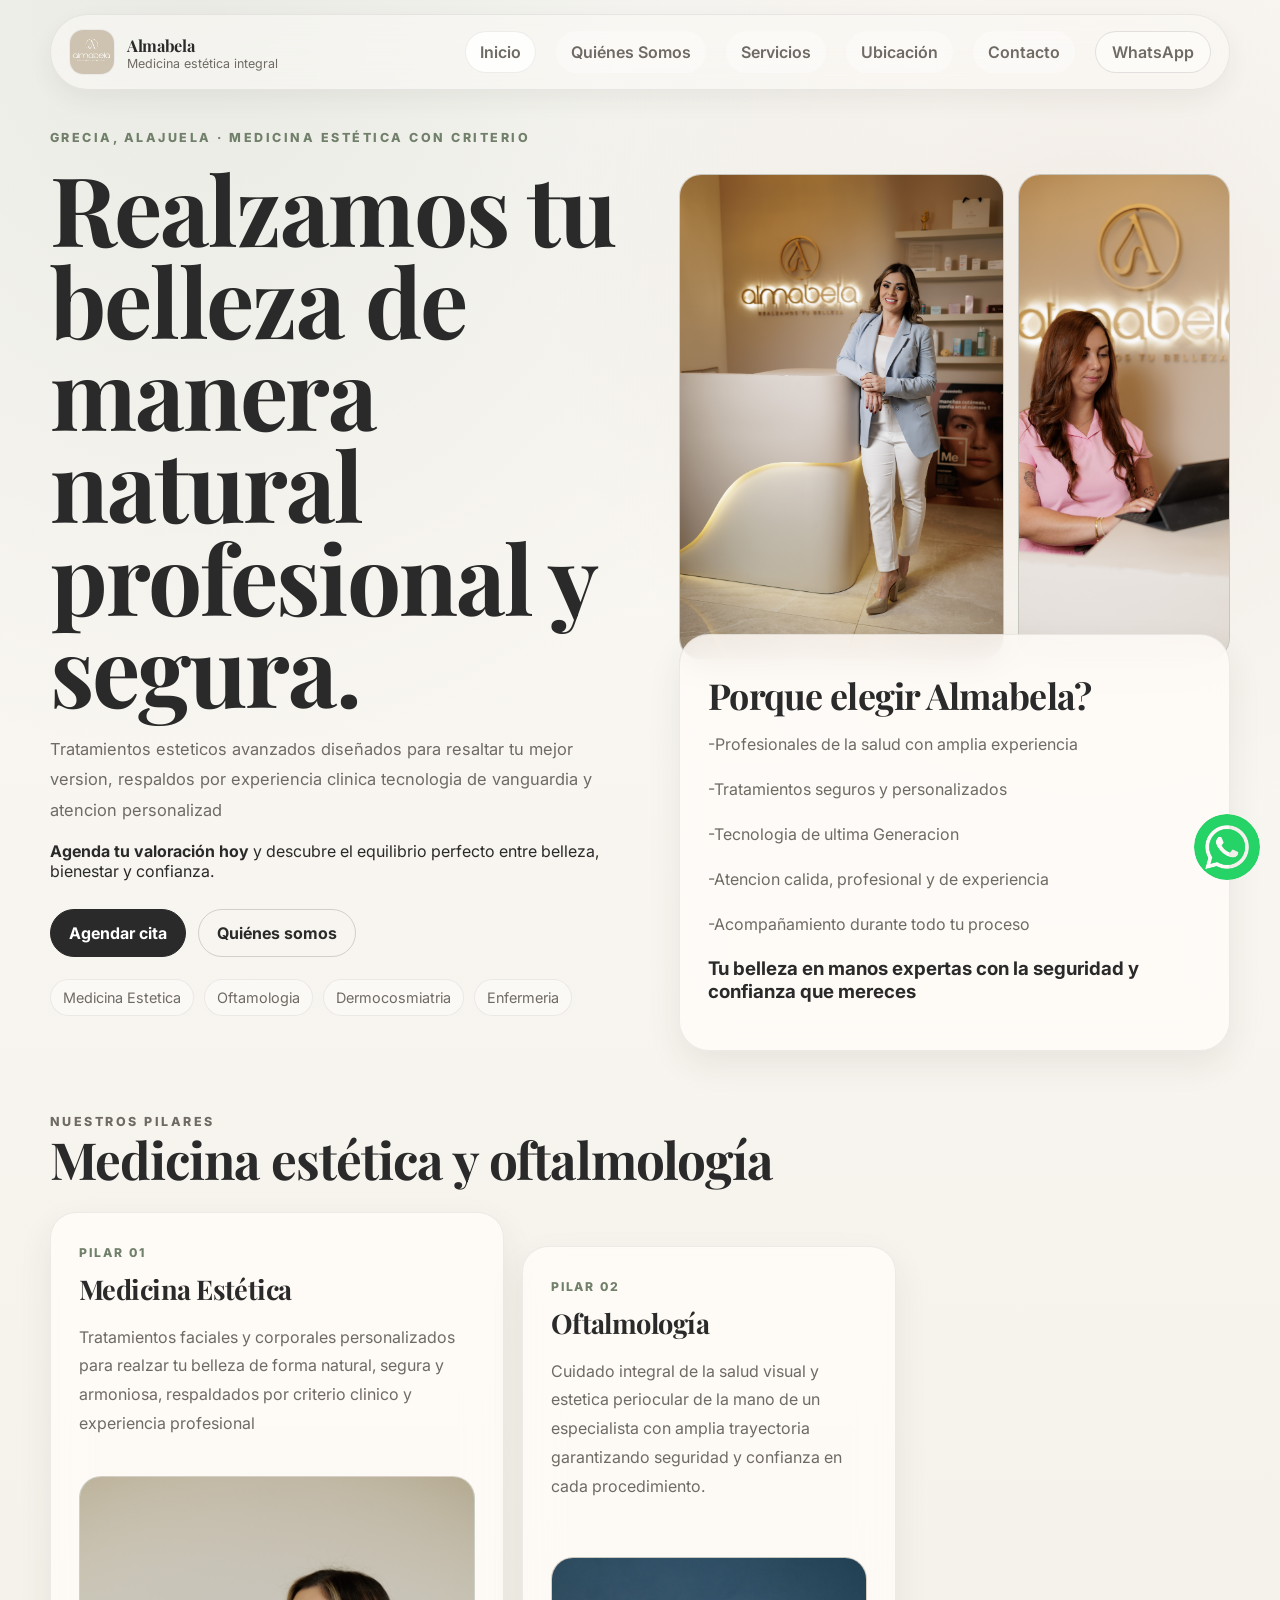
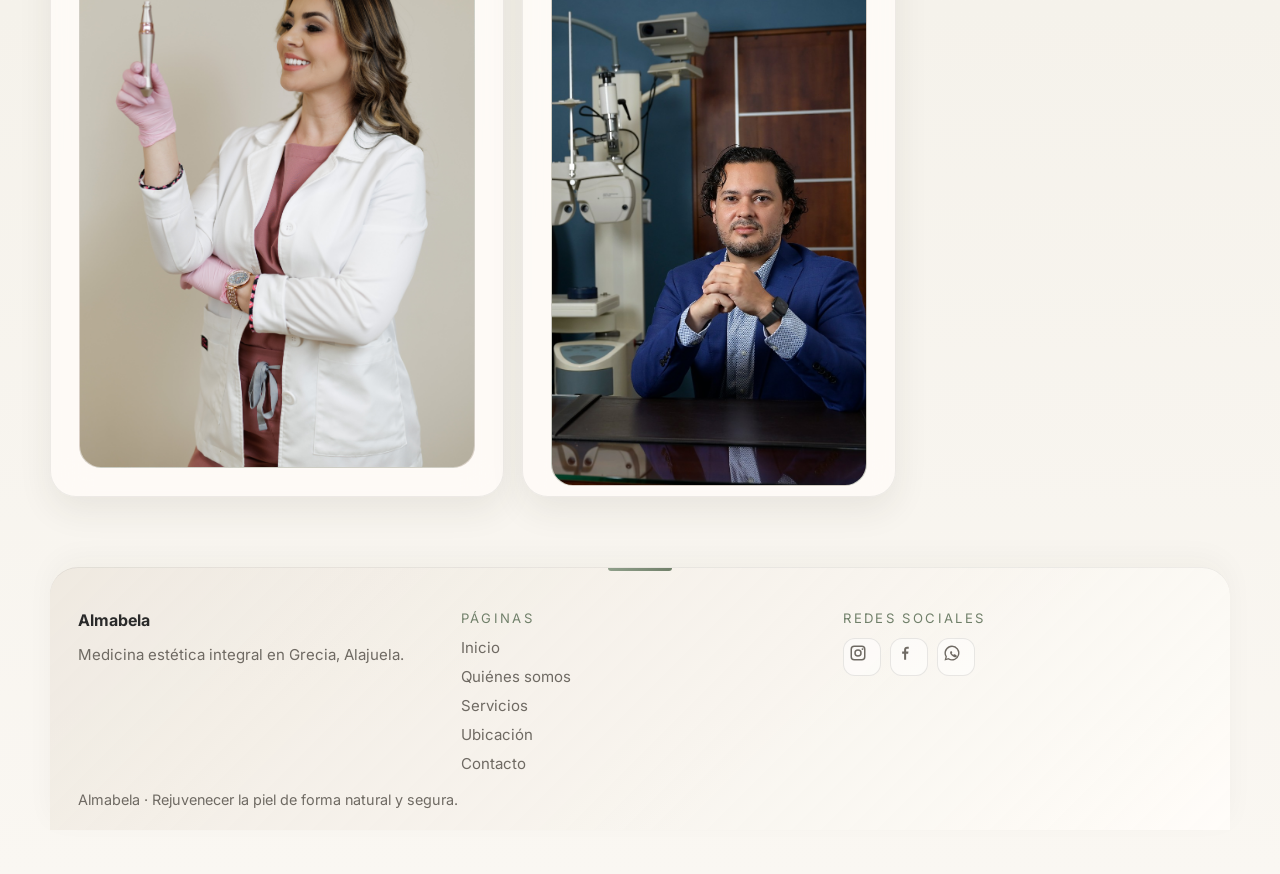
<file: index.html>
﻿<!DOCTYPE html>
<html lang="es">
<head>
  <!-- Google Tag Manager -->
<script>(function(w,d,s,l,i){w[l]=w[l]||[];w[l].push({'gtm.start':
new Date().getTime(),event:'gtm.js'});var f=d.getElementsByTagName(s)[0],
j=d.createElement(s),dl=l!='dataLayer'?'&l='+l:'';j.async=true;j.src=
'https://www.googletagmanager.com/gtm.js?id='+i+dl;f.parentNode.insertBefore(j,f);
})(window,document,'script','dataLayer','GTM-KFF5PJVT');</script>
<!-- End Google Tag Manager -->
  <meta charset="UTF-8" />
  <meta name="viewport" content="width=device-width, initial-scale=1.0" />
  <title>Clínica Estética en Grecia Alajuela | Almabela | Blefaroplastia</title>
<meta name="description" content="Almabela es la clínica estética líder en Grecia, Alajuela. Especialistas en rejuvenecimiento natural y únicos en ofrecer blefaroplastia avanzada en la zona." />
<meta name="keywords" content="clinica estetica grecia alajuela, medicina estetica grecia, blefaroplastia grecia costa rica, oftalmologia estetica alajuela" />
  <link rel="icon" href="img/logo1.jpg" type="image/jpeg" />
  <link rel="preconnect" href="https://fonts.googleapis.com" />
  <link rel="preconnect" href="https://fonts.gstatic.com" crossorigin />
  <link href="https://fonts.googleapis.com/css2?family=Inter:wght@400;500;600;700;800&family=Playfair+Display:wght@500;600;700;800&display=swap" rel="stylesheet" />
  <link rel="stylesheet" href="styles.css" />

  <!-- Datos Estructurados SEO (Schema.org) -->
<script type="application/ld+json">
{
  "@context": "https://schema.org",
  "@type": "MedicalClinic",
  "name": "Almabela - Medicina Estética e Integral",
  "alternateName": "Clínica Estética Almabela Grecia",
  "description": "Clínica médico-estética premium en Grecia, Alajuela. Especialistas en medicina estética integral, oftalmología y rejuvenecimiento facial, siendo referentes en procedimientos de blefaroplastia en la región.",
  "url": "https://almabelacr.com/inicio.html", 
  "logo": "https://almabelacr.com/img/logo1.jpg",
  "telephone": "+50689139229",
  "medicalSpecialty": [
    "Dermatology",
    "PlasticSurgery",
    "Ophthalmology"
  ],
  "address": {
    "@type": "PostalAddress",
    "addressLocality": "Grecia",
    "addressRegion": "Alajuela",
    "addressCountry": "CR"
  },
  "geo": {
    "@type": "GeoCoordinates",
    "latitude": "10.0714", 
    "longitude": "-84.3123"
  },
  "availableService": [
    {
      "@type": "MedicalProcedure",
      "name": "Blefaroplastia",
      "description": "Cirugía estética y funcional de los párpados para rejuvenecer la mirada."
    },
    {
      "@type": "MedicalProcedure",
      "name": "Medicina Estética Integral"
    }
  ]
}
</script>
</head>
<body>
  <!-- Google Tag Manager (noscript) -->
<noscript><iframe src="https://www.googletagmanager.com/ns.html?id=GTM-KFF5PJVT"
height="0" width="0" style="display:none;visibility:hidden"></iframe></noscript>
<!-- End Google Tag Manager (noscript) -->
  <div class="page-shell">
    <header class="topbar topbar--fixed">
      <a class="brand" href="inicio.html" aria-label="Almabela inicio">
        <img class="brand-logo" src="img/logo1.jpg" alt="Logo de Almabela" />
        <span>
          <strong>Almabela</strong>
          <small>Medicina estética integral</small>
        </span>
      </a>

      <button class="menu-toggle" type="button" aria-expanded="false" aria-controls="site-nav">
        <span></span>
        <span></span>
        <span></span>
        <span class="sr-only">Abrir menú</span>
      </button>

      <nav class="site-nav" id="site-nav">
        <a class="nav-tab nav-tab--active" href="inicio.html">Inicio</a>
        <a class="nav-tab" href="quienes-somos.html">Quiénes Somos</a>
        <a class="nav-tab" href="servicios.html">Servicios</a>
        <a class="nav-tab" href="ubicacion.html">Ubicación</a>
        <a class="nav-tab" href="contacto.html">Contacto</a>
        <a class="nav-cta" href="https://wa.me/50689139229" target="_blank" rel="noreferrer">WhatsApp</a>
      </nav>
    </header>

    <main>
      <section class="hero section reveal">
        <div class="hero-copy">
          <p class="eyebrow">Grecia, Alajuela · medicina estética con criterio</p>
          <h1>Realzamos tu belleza de manera natural profesional y segura.</h1>
          <p class="hero-text">
            Tratamientos esteticos avanzados diseñados para resaltar tu mejor version, respaldos por experiencia clinica tecnologia de vanguardia y atencion personalizad

          </p>
          <p class="hero-subheading"><strong>Agenda tu valoración hoy</strong> y descubre el equilibrio perfecto entre belleza, bienestar y confianza.</p>
          
          <div class="hero-actions">
            <a class="button button-primary" href="https://wa.me/50689139229" target="_blank" rel="noreferrer">Agendar cita</a>
            <a class="button button-secondary" href="quienes-somos.html">Quiénes somos</a>
          </div>
          <div class="hero-meta">
            <span>Medicina Estetica</span>
            <span>Oftamologia</span>
            <span>Dermocosmiatria</span>
            <span>Enfermeria</span>
            
          </div>
        </div>

        <aside class="hero-panel" aria-label="Resumen editorial de la clínica">
          <div class="hero-visual">
<div class="hero-image-block hero-image-block-small" style="border-radius: var(--radius-lg); overflow: hidden;">
  <img src="img/doctora2.jpg" alt="Dra. Yunaleth Rodríguez" style="width: 100%; height: 100%; object-fit: cover;" />
</div>

<div class="hero-image-block hero-image-block-small" style="border-radius: var(--radius-lg); overflow: hidden;">
  <img src="img/inicio.jpg" alt="Dr. Mario Barrantes" style="width: 150%; height: 100%; object-fit: cover;" />
</div>
          </div>
          <div class="panel-card glass editorial-note">
            
            <h2>Porque elegir Almabela?</h2>
            <p> 
              <p> -Profesionales de la salud con amplia experiencia</p>
              <p> -Tratamientos seguros y personalizados</p>
              <p> -Tecnologia de ultima Generacion</p>
              <p> -Atencion calida, profesional y de experiencia </p>
              <p> -Acompañamiento durante todo tu proceso</p>
            </p>
            <h3>Tu belleza en manos expertas con la seguridad y confianza que mereces</h3>
          </div>
        </aside>
      </section>

      <section class="section strip reveal" id="pilares">
        <div class="section-heading">
          <p class="eyebrow">Nuestros pilares</p>
          <h2>Medicina estética y oftalmología </h2>
        </div>

        <div class="pillar-layout">
          <article class="pillar-card pillar-card-med">
            <div class="pillar-copy">
              <span class="pillar-kicker">Pilar 01</span>
              <h3>Medicina Estética</h3>
              <p>
                Tratamientos faciales y corporales personalizados para realzar tu belleza de forma natural, segura y armoniosa,
                 respaldados por criterio clinico y experiencia profesional
              </p>
            </div>
            <div class="pillar-visual pillar-visual-surface">
              <img src="img/estetica.jpg" alt="Medicina estética en Almabela" />
            </div>
          </article>

          <article class="pillar-card pillar-card-eye">
            <div class="pillar-copy">
              <span class="pillar-kicker">Pilar 02</span>
              <h3>Oftalmología</h3>
              <p>
                Cuidado integral de la salud visual y estetica periocular de la mano de un especialista con 
                amplia trayectoria garantizando seguridad y confianza en cada procedimiento.
              </p>
            </div>
            <div class="pillar-visual pillar-visual-offset">
              <img src="img/fotosDR.jpeg" alt="Oftalmología estética en Almabela" />
            </div>
          </article>

           
        </div>
      </section>
    </main>

    <footer class="footer">
      <div class="footer-grid">
        <div>
          <p class="footer-brand">Almabela</p>
          <p>Medicina estética integral en Grecia, Alajuela.</p>
        </div>
        <div>
          <p class="footer-heading">Páginas</p>
          <nav class="footer-nav" aria-label="Enlaces a páginas de la clínica">
            <a href="inicio.html">Inicio</a>
            <a href="quienes-somos.html">Quiénes somos</a>
            <a href="servicios.html">Servicios</a>
            <a href="ubicacion.html">Ubicación</a>
            <a href="contacto.html">Contacto</a>
          </nav>
        </div>
        <div>
          <p class="footer-heading">Redes sociales</p>
          <div class="footer-social">
            <a href="https://www.instagram.com/almabelacr/" target="_blank" rel="noreferrer">
              <span aria-hidden="true"></span> Instagram
            </a>
            <a href="https://www.facebook.com/profile.php?id=61564676731114" target="_blank" rel="noreferrer">
              <span aria-hidden="true"></span> Facebook
            </a>
            <a href="https://wa.me/50689139229" target="_blank" rel="noreferrer">
              <span aria-hidden="true"></span> WhatsApp
            </a>
          </div>
        </div>
      </div>
      <p class="footer-copy">Almabela · Rejuvenecer la piel de forma natural y segura.</p>
    </footer>
  </div>

  <a class="floating-whatsapp" href="https://wa.me/50689139229" target="_blank" rel="noreferrer" aria-label="Escribir por WhatsApp">
    <svg viewBox="0 0 32 32" aria-hidden="true" focusable="false">
      <path d="M19.11 17.58c-.27-.14-1.57-.78-1.81-.87-.24-.09-.42-.14-.6.14-.18.27-.69.87-.85 1.05-.16.18-.31.2-.58.07-.27-.14-1.14-.42-2.16-1.35-.79-.7-1.32-1.56-1.48-1.83-.16-.27-.02-.42.12-.56.12-.12.27-.31.41-.46.14-.16.18-.27.27-.45.09-.18.05-.34-.02-.48-.07-.14-.6-1.44-.82-1.98-.22-.53-.44-.46-.6-.47l-.52-.01c-.18 0-.48.07-.73.34-.24.27-.95.93-.95 2.27 0 1.34.97 2.64 1.1 2.82.14.18 1.91 2.92 4.62 4.09.64.28 1.14.45 1.53.58.64.2 1.22.17 1.68.1.51-.08 1.57-.64 1.79-1.26.22-.62.22-1.15.16-1.26-.07-.11-.24-.18-.51-.32zM16.02 3C9.39 3 4 8.19 4 14.6c0 2.31.7 4.45 1.89 6.25L4 29l8.43-1.87c1.74.94 3.73 1.45 5.74 1.45 6.63 0 12.02-5.19 12.02-11.6C31.99 8.19 22.65 3 16.02 3zm0 21.27c-1.82 0-3.52-.5-4.98-1.37l-.36-.21-5 1.11 1.07-4.84-.24-.41A9.77 9.77 0 0 1 6.07 14.6c0-5.54 4.48-10.04 9.95-10.04s9.95 4.5 9.95 10.04-4.48 10.07-9.95 10.07z" fill="currentColor"/>
    </svg>
  </a>

  <script src="script.js"></script>
</body>
</html>
</file>
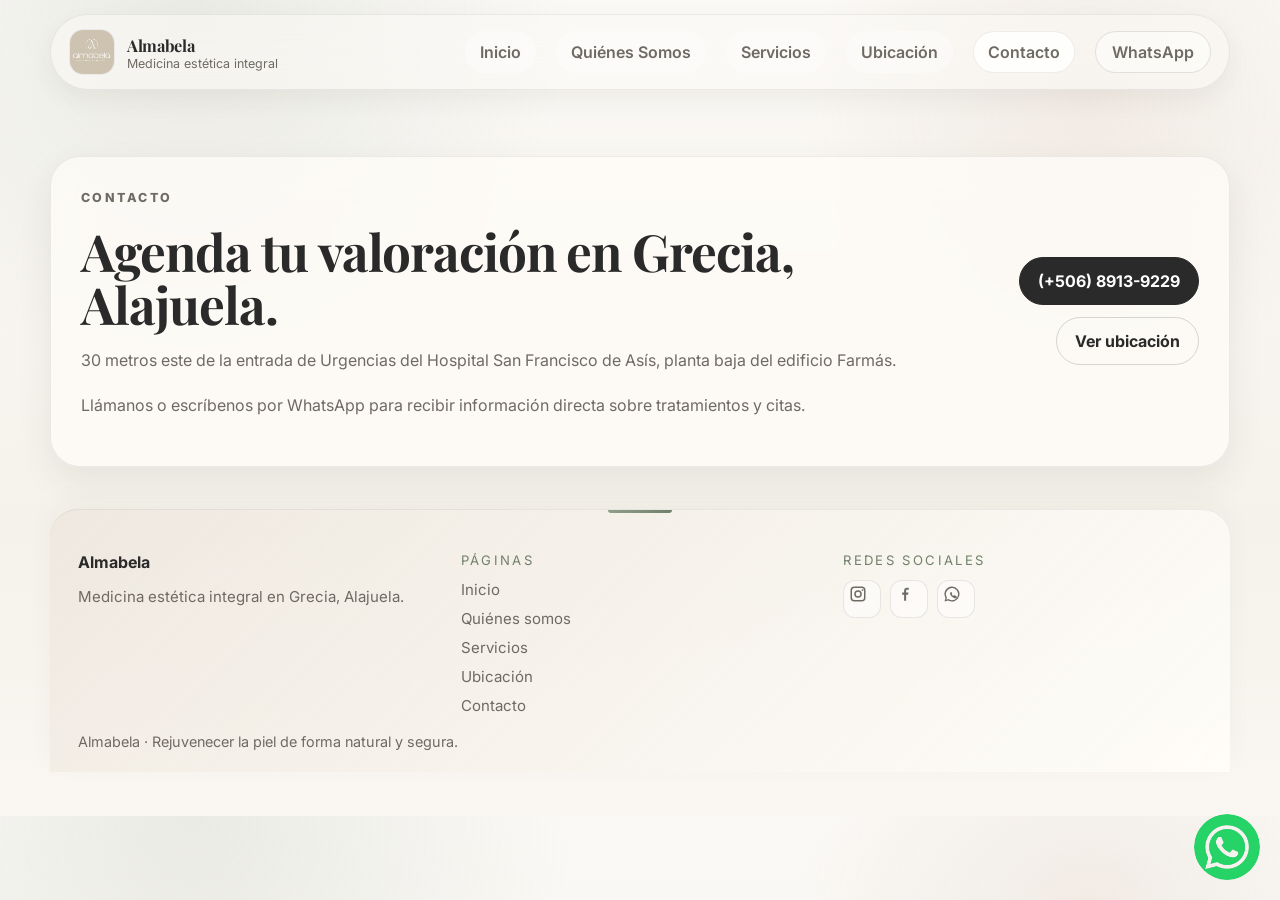
<file: contacto.html>
<!DOCTYPE html>
<html lang="es">
<head>
  <meta charset="UTF-8" />
  <meta name="viewport" content="width=device-width, initial-scale=1.0" />
  <meta name="description" content="Contacto de Almabela: agenda tu cita, consulta WhatsApp y visita nuestra clínica en Grecia, Alajuela." />
  <title>Almabela | Contacto</title>
  <link rel="preconnect" href="https://fonts.googleapis.com" />
  <link rel="preconnect" href="https://fonts.gstatic.com" crossorigin />
  <link rel="icon" href="img/logo1.jpg" type="image/jpeg" />
  <link href="https://fonts.googleapis.com/css2?family=Inter:wght@400;500;600;700;800&family=Playfair+Display:wght@500;600;700;800&display=swap" rel="stylesheet" />
  <link rel="stylesheet" href="styles.css" />
</head>
<body>
  <div class="page-shell">
    <header class="topbar topbar--fixed">
      <a class="brand" href="inicio.html" aria-label="Almabela inicio">
        <img class="brand-logo" src="img/logo1.jpg" alt="Logo de Almabela" />
        <span>
          <strong>Almabela</strong>
          <small>Medicina estética integral</small>
        </span>
      </a>

      <button class="menu-toggle" type="button" aria-expanded="false" aria-controls="site-nav">
        <span></span>
        <span></span>
        <span></span>
        <span class="sr-only">Abrir menú</span>
      </button>

      <nav class="site-nav" id="site-nav">
        <a class="nav-tab" href="index.html">Inicio</a>
        <a class="nav-tab" href="quienes-somos.html">Quiénes Somos</a>
        <a class="nav-tab" href="servicios.html">Servicios</a>
        <a class="nav-tab" href="ubicacion.html">Ubicación</a>
        <a class="nav-tab nav-tab--active" href="contacto.html">Contacto</a>
        <a class="nav-cta" href="https://wa.me/50689139229" target="_blank" rel="noreferrer">WhatsApp</a>
      </nav>
    </header>

    <main>
      <section class="section reveal contact-section">
        <div class="contact-card">
          <div>
            <p class="eyebrow">Contacto</p>
            <h2>Agenda tu valoración en Grecia, Alajuela.</h2>
            <p>
              30 metros este de la entrada de Urgencias del Hospital San Francisco de Asís, planta baja del edificio
              Farmás.
            </p>
            <p>
              Llámanos o escríbenos por WhatsApp para recibir información directa sobre tratamientos y citas.
            </p>
          </div>
          <div class="contact-actions">
            <a class="button button-primary" href="https://wa.me/50689139229" target="_blank" rel="noreferrer">(+506) 8913-9229</a>
            <a class="button button-secondary" href="ubicacion.html">Ver ubicación</a>
          </div>
        </div>
      </section>
    </main>

    <footer class="footer">
      <div class="footer-grid">
        <div>
          <p class="footer-brand">Almabela</p>
          <p>Medicina estética integral en Grecia, Alajuela.</p>
        </div>
        <div>
          <p class="footer-heading">Páginas</p>
          <nav class="footer-nav" aria-label="Enlaces a páginas de la clínica">
            <a href="index.html">Inicio</a>
            <a href="quienes-somos.html">Quiénes somos</a>
            <a href="servicios.html">Servicios</a>
            <a href="ubicacion.html">Ubicación</a>
            <a href="contacto.html">Contacto</a>
          </nav>
        </div>
        <div>
          <p class="footer-heading">Redes sociales</p>
          <div class="footer-social">
            <a href="https://www.instagram.com/almabelacr/" target="_blank" rel="noreferrer">
              <span aria-hidden="true"></span> Instagram
            </a>
            <a href="https://www.facebook.com/profile.php?id=61564676731114" target="_blank" rel="noreferrer">
              <span aria-hidden="true"></span> Facebook
            </a>
            <a href="https://wa.me/50689139229" target="_blank" rel="noreferrer">
              <span aria-hidden="true"></span> WhatsApp
            </a>
          </div>
        </div>
      </div>
      <p class="footer-copy">Almabela · Rejuvenecer la piel de forma natural y segura.</p>
    </footer>
  </div>

  <a class="floating-whatsapp" href="https://wa.me/50689139229" target="_blank" rel="noreferrer" aria-label="Escribir por WhatsApp">
    <svg viewBox="0 0 32 32" aria-hidden="true" focusable="false">
      <path d="M19.11 17.58c-.27-.14-1.57-.78-1.81-.87-.24-.09-.42-.14-.6.14-.18.27-.69.87-.85 1.05-.16.18-.31.2-.58.07-.27-.14-1.14-.42-2.16-1.35-.79-.7-1.32-1.56-1.48-1.83-.16-.27-.02-.42.12-.56.12-.12.27-.31.41-.46.14-.16.18-.27.27-.45.09-.18.05-.34-.02-.48-.07-.14-.6-1.44-.82-1.98-.22-.53-.44-.46-.6-.47l-.52-.01c-.18 0-.48.07-.73.34-.24.27-.95.93-.95 2.27 0 1.34.97 2.64 1.1 2.82.14.18 1.91 2.92 4.62 4.09.64.28 1.14.45 1.53.58.64.2 1.22.17 1.68.1.51-.08 1.57-.64 1.79-1.26.22-.62.22-1.15.16-1.26-.07-.11-.24-.18-.51-.32zM16.02 3C9.39 3 4 8.19 4 14.6c0 2.31.7 4.45 1.89 6.25L4 29l8.43-1.87c1.74.94 3.73 1.45 5.74 1.45 6.63 0 12.02-5.19 12.02-11.6C31.99 8.19 22.65 3 16.02 3zm0 21.27c-1.82 0-3.52-.5-4.98-1.37l-.36-.21-5 1.11 1.07-4.84-.24-.41A9.77 9.77 0 0 1 6.07 14.6c0-5.54 4.48-10.04 9.95-10.04s9.95 4.5 9.95 10.04-4.48 10.07-9.95 10.07z" fill="currentColor"/>
    </svg>
  </a>

  <script src="script.js"></script>
</body>
</html>
</file>
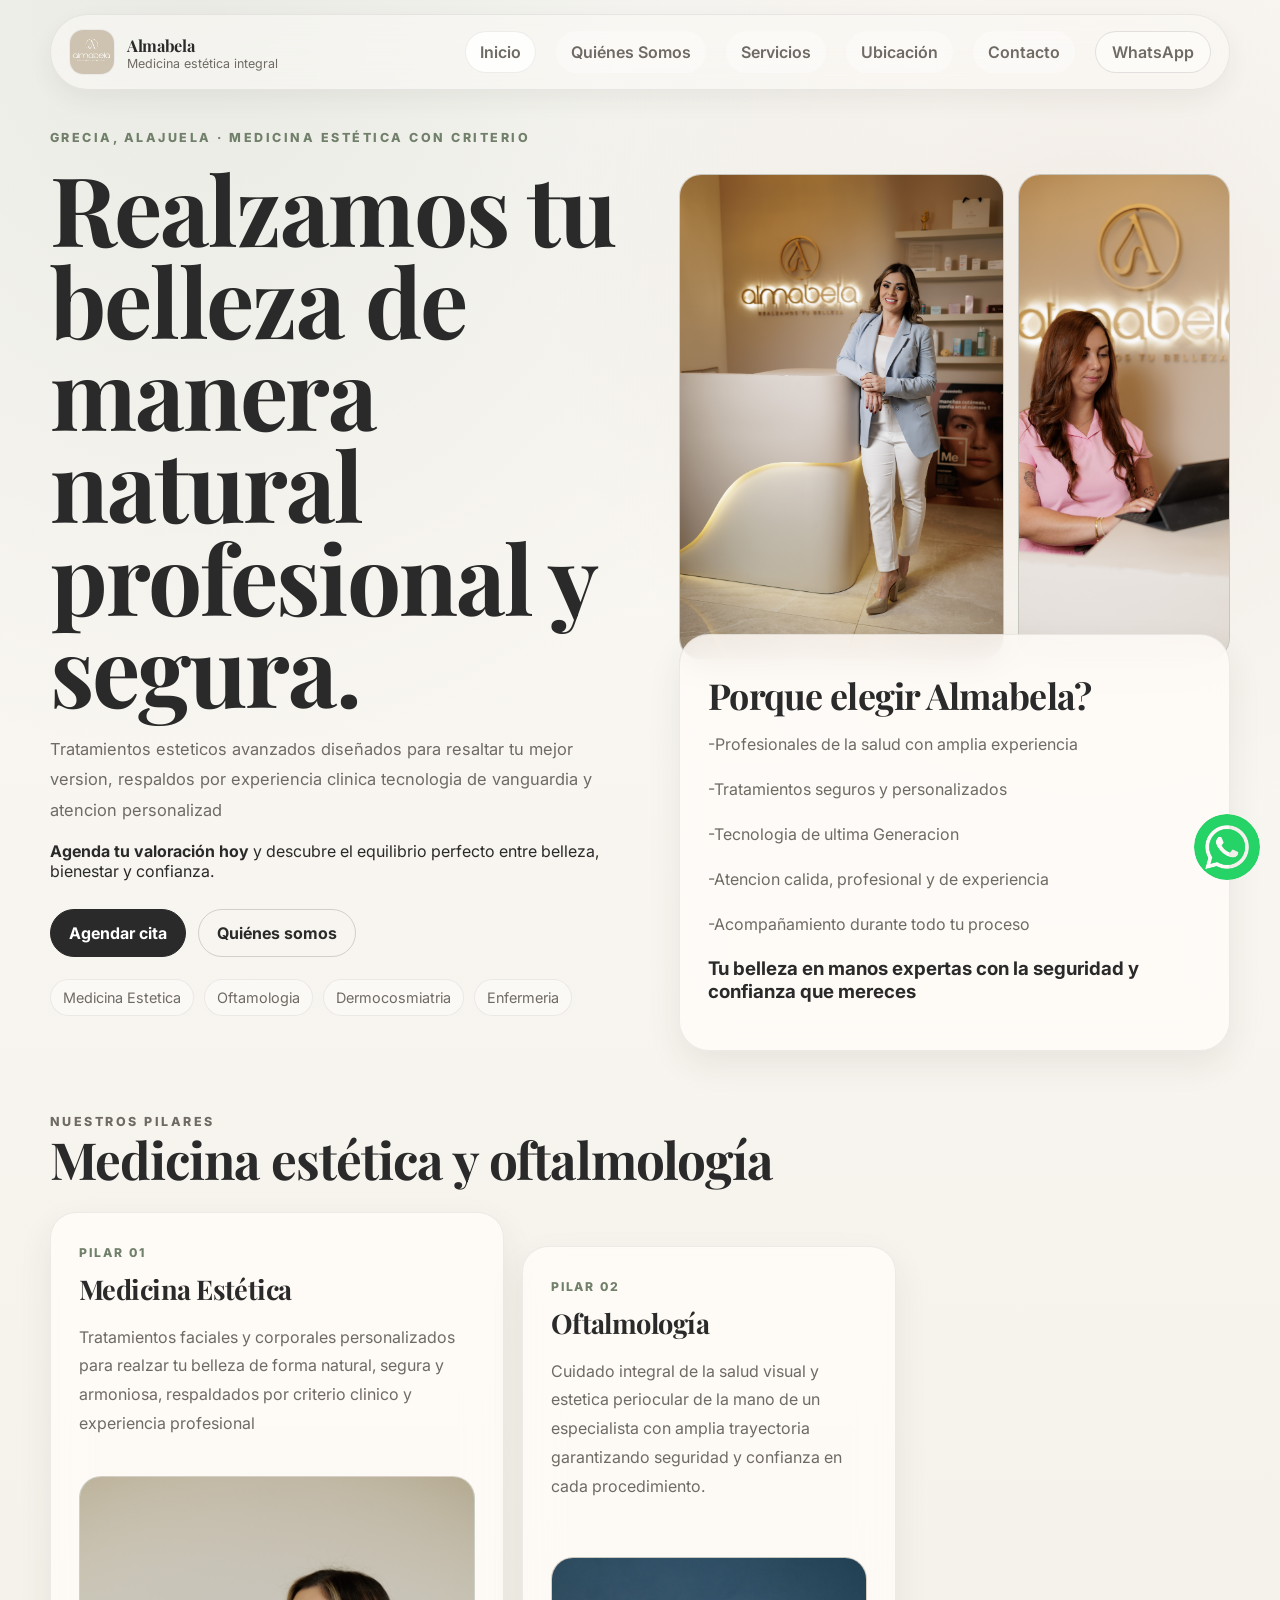
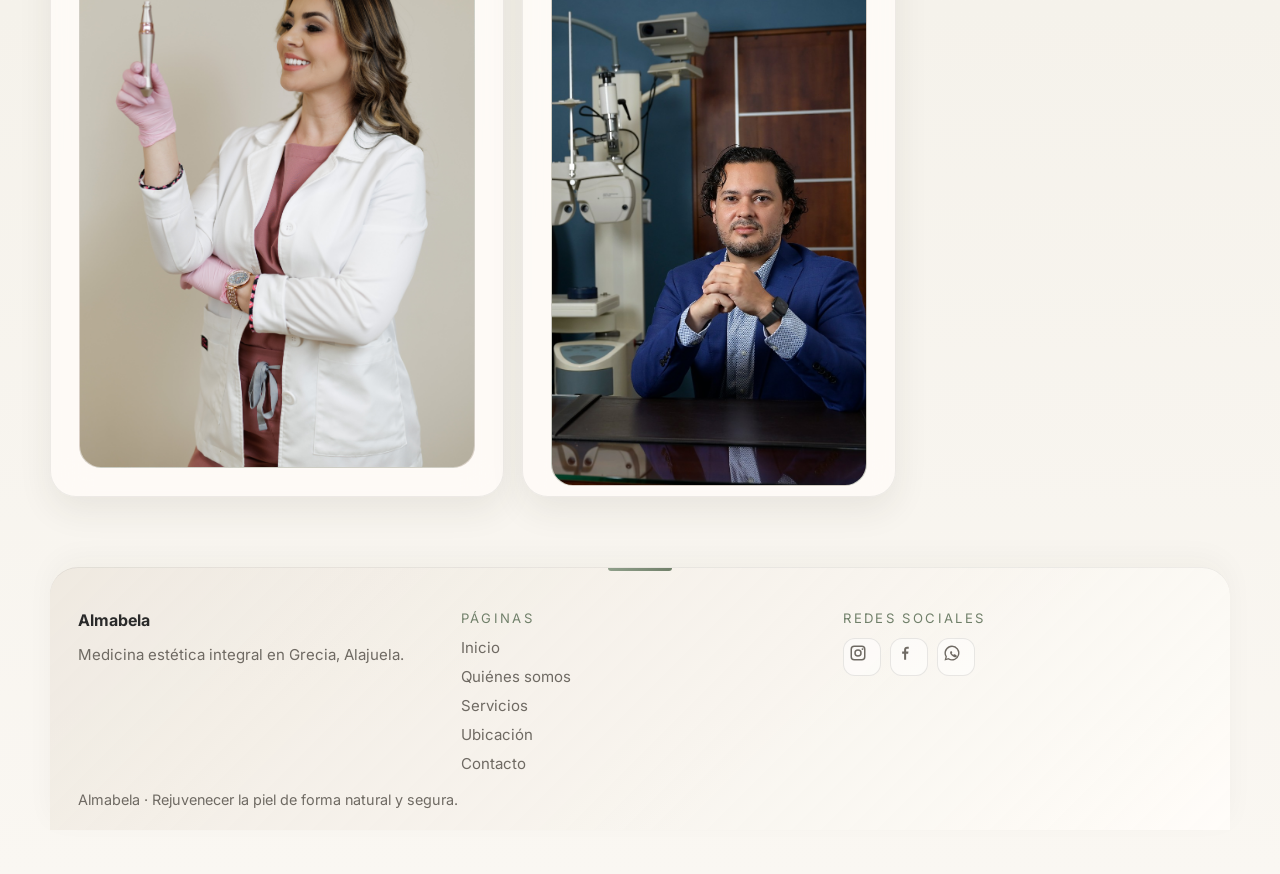
<file: inicio.html>
<!DOCTYPE html>
<html lang="es">
<head>
  <!-- Google Tag Manager -->
<script>(function(w,d,s,l,i){w[l]=w[l]||[];w[l].push({'gtm.start':
new Date().getTime(),event:'gtm.js'});var f=d.getElementsByTagName(s)[0],
j=d.createElement(s),dl=l!='dataLayer'?'&l='+l:'';j.async=true;j.src=
'https://www.googletagmanager.com/gtm.js?id='+i+dl;f.parentNode.insertBefore(j,f);
})(window,document,'script','dataLayer','GTM-KFF5PJVT');</script>
<!-- End Google Tag Manager -->
  <meta charset="UTF-8" />
  <meta name="viewport" content="width=device-width, initial-scale=1.0" />
  <title>Clínica Estética en Grecia Alajuela | Almabela | Blefaroplastia</title>
<meta name="description" content="Almabela es la clínica estética líder en Grecia, Alajuela. Especialistas en rejuvenecimiento natural y únicos en ofrecer blefaroplastia avanzada en la zona." />
<meta name="keywords" content="clinica estetica grecia alajuela, medicina estetica grecia, blefaroplastia grecia costa rica, oftalmologia estetica alajuela" />
  <link rel="icon" href="img/logo1.jpg" type="image/jpeg" />
  <link rel="preconnect" href="https://fonts.googleapis.com" />
  <link rel="preconnect" href="https://fonts.gstatic.com" crossorigin />
  <link href="https://fonts.googleapis.com/css2?family=Inter:wght@400;500;600;700;800&family=Playfair+Display:wght@500;600;700;800&display=swap" rel="stylesheet" />
  <link rel="stylesheet" href="styles.css" />

  <!-- Datos Estructurados SEO (Schema.org) -->
<script type="application/ld+json">
{
  "@context": "https://schema.org",
  "@type": "MedicalClinic",
  "name": "Almabela - Medicina Estética e Integral",
  "alternateName": "Clínica Estética Almabela Grecia",
  "description": "Clínica médico-estética premium en Grecia, Alajuela. Especialistas en medicina estética integral, oftalmología y rejuvenecimiento facial, siendo referentes en procedimientos de blefaroplastia en la región.",
  "url": "https://almabelacr.com/inicio.html", 
  "logo": "https://almabelacr.com/img/logo1.jpg",
  "telephone": "+50689139229",
  "medicalSpecialty": [
    "Dermatology",
    "PlasticSurgery",
    "Ophthalmology"
  ],
  "address": {
    "@type": "PostalAddress",
    "addressLocality": "Grecia",
    "addressRegion": "Alajuela",
    "addressCountry": "CR"
  },
  "geo": {
    "@type": "GeoCoordinates",
    "latitude": "10.0714", 
    "longitude": "-84.3123"
  },
  "availableService": [
    {
      "@type": "MedicalProcedure",
      "name": "Blefaroplastia",
      "description": "Cirugía estética y funcional de los párpados para rejuvenecer la mirada."
    },
    {
      "@type": "MedicalProcedure",
      "name": "Medicina Estética Integral"
    }
  ]
}
</script>
</head>
<body>
  <!-- Google Tag Manager (noscript) -->
<noscript><iframe src="https://www.googletagmanager.com/ns.html?id=GTM-KFF5PJVT"
height="0" width="0" style="display:none;visibility:hidden"></iframe></noscript>
<!-- End Google Tag Manager (noscript) -->
  <div class="page-shell">
    <header class="topbar topbar--fixed">
      <a class="brand" href="inicio.html" aria-label="Almabela inicio">
        <img class="brand-logo" src="img/logo1.jpg" alt="Logo de Almabela" />
        <span>
          <strong>Almabela</strong>
          <small>Medicina estética integral</small>
        </span>
      </a>

      <button class="menu-toggle" type="button" aria-expanded="false" aria-controls="site-nav">
        <span></span>
        <span></span>
        <span></span>
        <span class="sr-only">Abrir menú</span>
      </button>

      <nav class="site-nav" id="site-nav">
        <a class="nav-tab nav-tab--active" href="inicio.html">Inicio</a>
        <a class="nav-tab" href="quienes-somos.html">Quiénes Somos</a>
        <a class="nav-tab" href="servicios.html">Servicios</a>
        <a class="nav-tab" href="ubicacion.html">Ubicación</a>
        <a class="nav-tab" href="contacto.html">Contacto</a>
        <a class="nav-cta" href="https://wa.me/50689139229" target="_blank" rel="noreferrer">WhatsApp</a>
      </nav>
    </header>

    <main>
      <section class="hero section reveal">
        <div class="hero-copy">
          <p class="eyebrow">Grecia, Alajuela · medicina estética con criterio</p>
          <h1>Realzamos tu belleza de manera natural profesional y segura.</h1>
          <p class="hero-text">
            Tratamientos esteticos avanzados diseñados para resaltar tu mejor version, respaldos por experiencia clinica tecnologia de vanguardia y atencion personalizad

          </p>
          <p class="hero-subheading"><strong>Agenda tu valoración hoy</strong> y descubre el equilibrio perfecto entre belleza, bienestar y confianza.</p>
          
          <div class="hero-actions">
            <a class="button button-primary" href="https://wa.me/50689139229" target="_blank" rel="noreferrer">Agendar cita</a>
            <a class="button button-secondary" href="quienes-somos.html">Quiénes somos</a>
          </div>
          <div class="hero-meta">
            <span>Medicina Estetica</span>
            <span>Oftamologia</span>
            <span>Dermocosmiatria</span>
            <span>Enfermeria</span>
            
          </div>
        </div>

        <aside class="hero-panel" aria-label="Resumen editorial de la clínica">
          <div class="hero-visual">
<div class="hero-image-block hero-image-block-small" style="border-radius: var(--radius-lg); overflow: hidden;">
  <img src="img/doctora2.jpg" alt="Dra. Yunaleth Rodríguez" style="width: 100%; height: 100%; object-fit: cover;" />
</div>

<div class="hero-image-block hero-image-block-small" style="border-radius: var(--radius-lg); overflow: hidden;">
  <img src="img/inicio.jpg" alt="Dr. Mario Barrantes" style="width: 150%; height: 100%; object-fit: cover;" />
</div>
          </div>
          <div class="panel-card glass editorial-note">
            
            <h2>Porque elegir Almabela?</h2>
            <p> 
              <p> -Profesionales de la salud con amplia experiencia</p>
              <p> -Tratamientos seguros y personalizados</p>
              <p> -Tecnologia de ultima Generacion</p>
              <p> -Atencion calida, profesional y de experiencia </p>
              <p> -Acompañamiento durante todo tu proceso</p>
            </p>
            <h3>Tu belleza en manos expertas con la seguridad y confianza que mereces</h3>
          </div>
        </aside>
      </section>

      <section class="section strip reveal" id="pilares">
        <div class="section-heading">
          <p class="eyebrow">Nuestros pilares</p>
          <h2>Medicina estética y oftalmología </h2>
        </div>

        <div class="pillar-layout">
          <article class="pillar-card pillar-card-med">
            <div class="pillar-copy">
              <span class="pillar-kicker">Pilar 01</span>
              <h3>Medicina Estética</h3>
              <p>
                Tratamientos faciales y corporales personalizados para realzar tu belleza de forma natural, segura y armoniosa,
                 respaldados por criterio clinico y experiencia profesional
              </p>
            </div>
            <div class="pillar-visual pillar-visual-surface">
              <img src="img/estetica.jpg" alt="Medicina estética en Almabela" />
            </div>
          </article>

          <article class="pillar-card pillar-card-eye">
            <div class="pillar-copy">
              <span class="pillar-kicker">Pilar 02</span>
              <h3>Oftalmología</h3>
              <p>
                Cuidado integral de la salud visual y estetica periocular de la mano de un especialista con 
                amplia trayectoria garantizando seguridad y confianza en cada procedimiento.
              </p>
            </div>
            <div class="pillar-visual pillar-visual-offset">
              <img src="img/fotosDR.jpeg" alt="Oftalmología estética en Almabela" />
            </div>
          </article>

           
        </div>
      </section>
    </main>

    <footer class="footer">
      <div class="footer-grid">
        <div>
          <p class="footer-brand">Almabela</p>
          <p>Medicina estética integral en Grecia, Alajuela.</p>
        </div>
        <div>
          <p class="footer-heading">Páginas</p>
          <nav class="footer-nav" aria-label="Enlaces a páginas de la clínica">
            <a href="inicio.html">Inicio</a>
            <a href="quienes-somos.html">Quiénes somos</a>
            <a href="servicios.html">Servicios</a>
            <a href="ubicacion.html">Ubicación</a>
            <a href="contacto.html">Contacto</a>
          </nav>
        </div>
        <div>
          <p class="footer-heading">Redes sociales</p>
          <div class="footer-social">
            <a href="https://www.instagram.com/almabelacr/" target="_blank" rel="noreferrer">
              <span aria-hidden="true"></span> Instagram
            </a>
            <a href="https://www.facebook.com/profile.php?id=61564676731114" target="_blank" rel="noreferrer">
              <span aria-hidden="true"></span> Facebook
            </a>
            <a href="https://wa.me/50689139229" target="_blank" rel="noreferrer">
              <span aria-hidden="true"></span> WhatsApp
            </a>
          </div>
        </div>
      </div>
      <p class="footer-copy">Almabela · Rejuvenecer la piel de forma natural y segura.</p>
    </footer>
  </div>

  <a class="floating-whatsapp" href="https://wa.me/50689139229" target="_blank" rel="noreferrer" aria-label="Escribir por WhatsApp">
    <svg viewBox="0 0 32 32" aria-hidden="true" focusable="false">
      <path d="M19.11 17.58c-.27-.14-1.57-.78-1.81-.87-.24-.09-.42-.14-.6.14-.18.27-.69.87-.85 1.05-.16.18-.31.2-.58.07-.27-.14-1.14-.42-2.16-1.35-.79-.7-1.32-1.56-1.48-1.83-.16-.27-.02-.42.12-.56.12-.12.27-.31.41-.46.14-.16.18-.27.27-.45.09-.18.05-.34-.02-.48-.07-.14-.6-1.44-.82-1.98-.22-.53-.44-.46-.6-.47l-.52-.01c-.18 0-.48.07-.73.34-.24.27-.95.93-.95 2.27 0 1.34.97 2.64 1.1 2.82.14.18 1.91 2.92 4.62 4.09.64.28 1.14.45 1.53.58.64.2 1.22.17 1.68.1.51-.08 1.57-.64 1.79-1.26.22-.62.22-1.15.16-1.26-.07-.11-.24-.18-.51-.32zM16.02 3C9.39 3 4 8.19 4 14.6c0 2.31.7 4.45 1.89 6.25L4 29l8.43-1.87c1.74.94 3.73 1.45 5.74 1.45 6.63 0 12.02-5.19 12.02-11.6C31.99 8.19 22.65 3 16.02 3zm0 21.27c-1.82 0-3.52-.5-4.98-1.37l-.36-.21-5 1.11 1.07-4.84-.24-.41A9.77 9.77 0 0 1 6.07 14.6c0-5.54 4.48-10.04 9.95-10.04s9.95 4.5 9.95 10.04-4.48 10.07-9.95 10.07z" fill="currentColor"/>
    </svg>
  </a>

  <script src="script.js"></script>
</body>
</html>
</file>
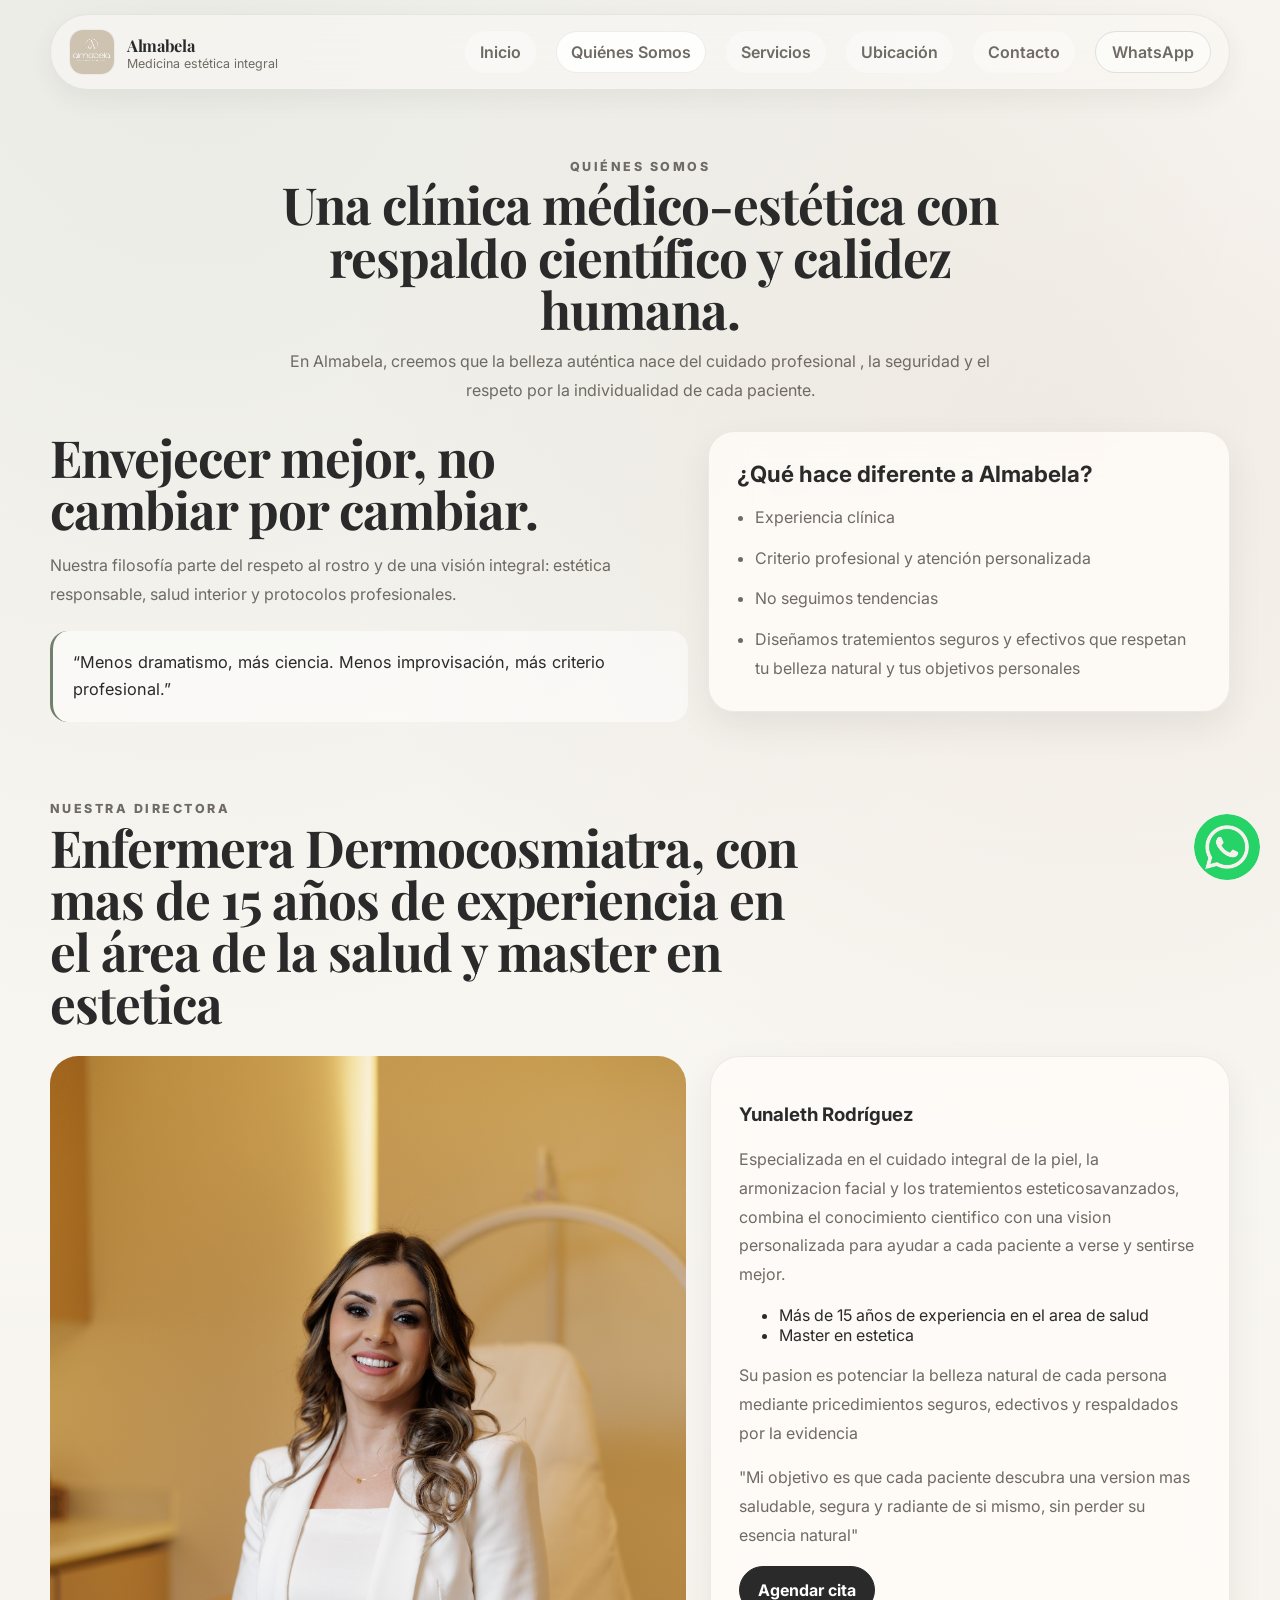
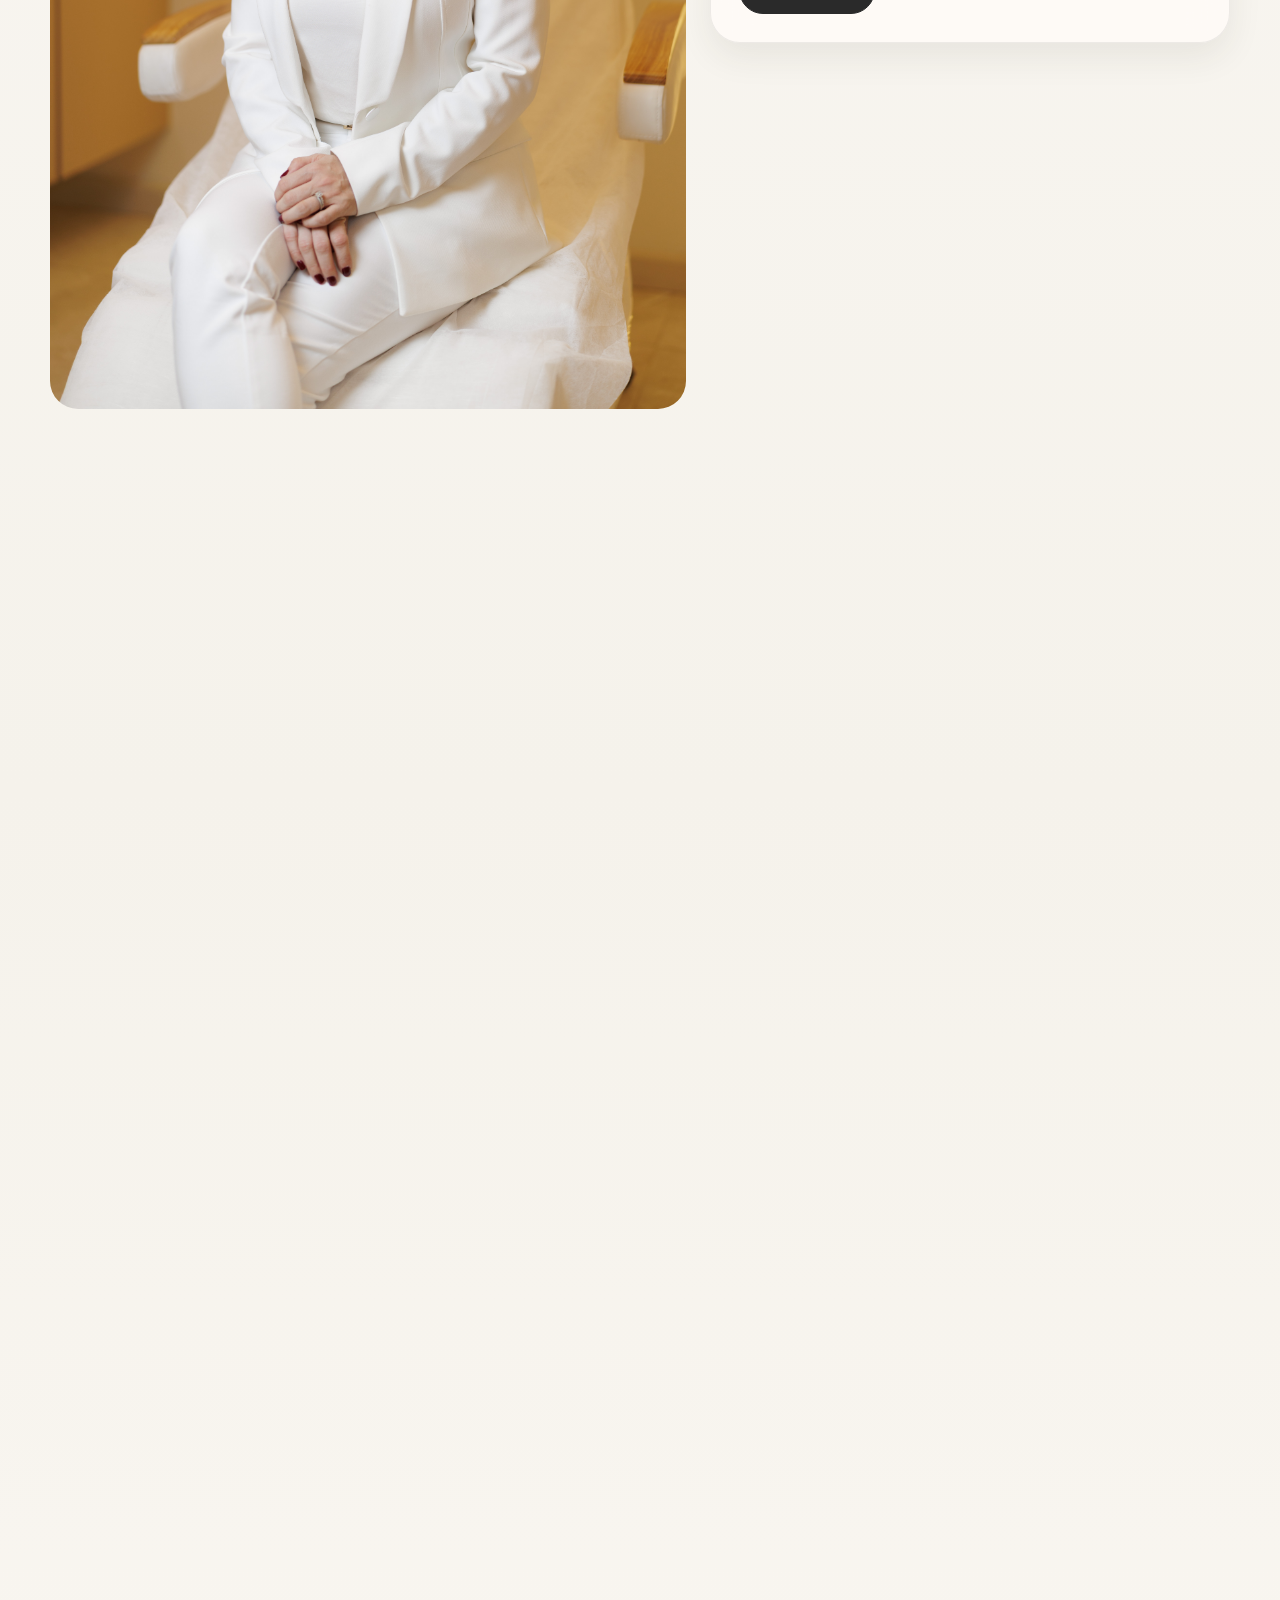
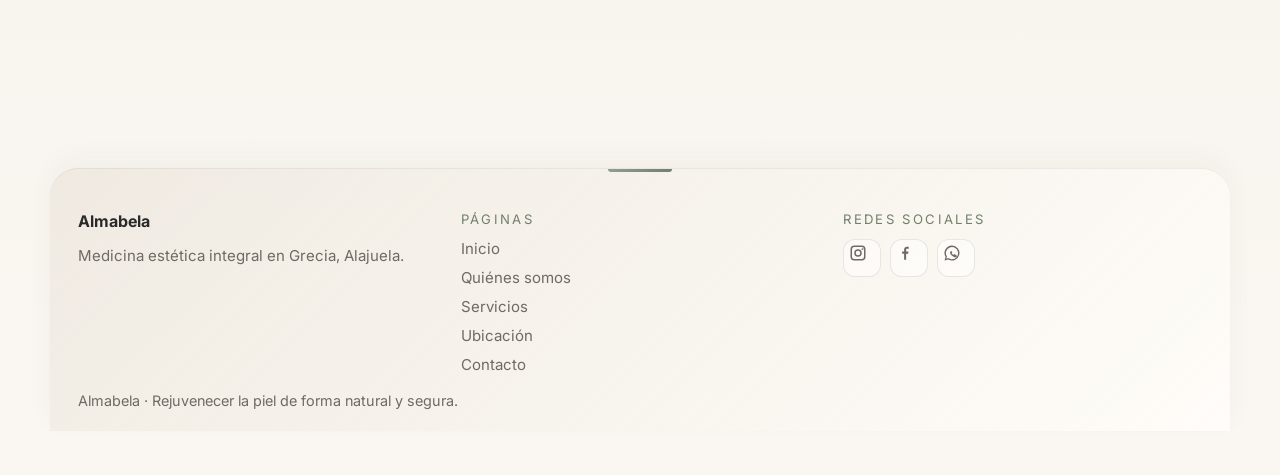
<file: quienes-somos.html>
<!DOCTYPE html>
<html lang="es">
<head>
  <meta charset="UTF-8" />
  <meta name="viewport" content="width=device-width, initial-scale=1.0" />
  <meta name="description" content="Quiénes somos en Almabela: la filosofía, el equipo y el enfoque médico-estético que nos diferencia." />
  <link rel="icon" href="img/logo1.jpg" type="image/jpeg" />
  <title>Almabela | Quiénes Somos</title>
  <link rel="preconnect" href="https://fonts.googleapis.com" />
  <link rel="preconnect" href="https://fonts.gstatic.com" crossorigin />
  <link href="https://fonts.googleapis.com/css2?family=Inter:wght@400;500;600;700;800&family=Playfair+Display:wght@500;600;700;800&display=swap" rel="stylesheet" />
  <link rel="stylesheet" href="styles.css" />
</head>
<body>
  <div class="page-shell">
    <header class="topbar topbar--fixed">
      <a class="brand" href="inicio.html" aria-label="Almabela inicio">
        <img class="brand-logo" src="img/logo1.jpg" alt="Logo de Almabela" />
        <span>
          <strong>Almabela</strong>
          <small>Medicina estética integral</small>
        </span>
      </a>

      <button class="menu-toggle" type="button" aria-expanded="false" aria-controls="site-nav">
        <span></span>
        <span></span>
        <span></span>
        <span class="sr-only">Abrir menú</span>
      </button>

      <nav class="site-nav" id="site-nav">
        <a class="nav-tab" href="inicio.html">Inicio</a>
        <a class="nav-tab nav-tab--active" href="quienes-somos.html">Quiénes Somos</a>
        <a class="nav-tab" href="servicios.html">Servicios</a>
        <a class="nav-tab" href="ubicacion.html">Ubicación</a>
        <a class="nav-tab" href="contacto.html">Contacto</a>
        <a class="nav-cta" href="https://wa.me/50689139229" target="_blank" rel="noreferrer">WhatsApp</a>
      </nav>
    </header>

    <main>
      <section class="section reveal">
        <div class="section-heading center">
          <p class="eyebrow">Quiénes somos</p>
          <h2>Una clínica médico-estética con respaldo científico y calidez humana.</h2>
          <p>
           En Almabela, creemos que la belleza auténtica nace del cuidado profesional
           , la seguridad y el respeto por la individualidad de cada paciente. 
          </p>
        </div>

        <div class="philosophy">
          <div class="philosophy-copy">
            <h2>Envejecer mejor, no cambiar por cambiar.</h2>
            <p>
              Nuestra filosofía parte del respeto al rostro y de una visión integral: estética responsable, salud
              interior y protocolos profesionales.
            </p>
            <div class="quote-box">
              <p>
                “Menos dramatismo, más ciencia. Menos improvisación, más criterio profesional.”
              </p>
            </div>
          </div>

          <div class="philosophy-panel glass">
            <h3>¿Qué hace diferente a Almabela?</h3>
            <ul>
              <li>Experiencia clínica</li>
              <li>Criterio profesional y atención personalizada</li>
              <li>No seguimos tendencias</li>
              <li>Diseñamos tratemientos seguros y efectivos que respetan tu belleza natural y tus objetivos personales
                
              </li>
            </ul>
          </div>
        </div>
      </section>

      <section class="section reveal">
        <div class="section-heading">
          <p class="eyebrow">Nuestra directora</p>
          <h2>Enfermera Dermocosmiatra, con mas de 15 años de experiencia en el área de la salud y master en estetica</h2>
           
        </div>

        <div class="team-section">
          <div class="team-image">
            <img src="img/doctora3.jpg" alt="Dra. principal de Almabela" />
          </div>

          <div class="team-copy panel-card">
            <h3>Yunaleth Rodríguez</h3>
            <p>
               Especializada en el cuidado integral de la piel, la armonizacion facial y
                los tratemientos esteticosavanzados, combina el conocimiento cientifico con una vision personalizada para ayudar a cada paciente a verse y sentirse mejor.
            </p>
            <ul>
              <li>Más de 15 años de experiencia en el area de salud</li>
              <li>Master en estetica</li>
               
            </ul>
            <p>
              Su pasion es potenciar la belleza natural de cada persona mediante pricedimientos seguros,
              edectivos y respaldados por la evidencia
            </p>
            <p>"Mi objetivo es que cada paciente descubra una version mas saludable, segura y radiante de si mismo, sin perder su esencia natural"</p>
            <a class="button button-primary" href="https://wa.me/50689139229?text=Hola,%20quiero%20agendar%20una%20cita%20con%20la%20doctora%20Yunaleth%20Rodr%C3%ADguez" target="_blank" rel="noreferrer">Agendar cita</a>
          </div>
        </div>
      </section>
      <section class="section reveal">
        <div class="section-heading">
          <p class="eyebrow">Nuestro doctor Oftamologo</p>
          <h2>Con mas de 20 años de experiencia, se dedica al diagnostico, tratamiento y cuidado de la salud ocular </h2>
           
        </div>

        <div class="team-section">
          <div class="team-image">
            <img src="img/dr2.jpeg" alt="Dra. principal de Almabela" />
          </div>

         <div class="team-copy panel-card">
  <h3>Dr. Mario Barrantes Domínguez</h3>
  <h3>Codigo Medico 7894 </h3>
  <p>
    Su amplia trayectoria profesinal le permite ofrecer atencion especializada tanto en el ambito funcional como estetico, brindando soluciones
    seguras y personalizadas para preservar la salud visual y mejorar la calidad de vida de sus pacientes
  </p>
  <ul>
    <li>Más de 20 años de experiencia en el cuidado y tratamiento integral de la visión.</li>
    <li>Especialista en procedimientos oftalmológicos estéticos y funcionales.</li>
  </ul>
  <p>
   Su practica se caracteriza por la excelencia medica, la actualizacion constante y un enfoque centrado en el bienestar de cada persona.
  </p>
  <a class="button button-primary" href="https://wa.me/50689139229?text=Hola,%20quiero%20agendar%20una%20cita%20con%20el%20doctor%20Mario%20Barrantes%20Dom%C3%ADguez" target="_blank" rel="noreferrer">Agendar cita</a>
          </div>
        </div>
      </section>
    </main>

    <footer class="footer">
      <div class="footer-grid">
        <div>
          <p class="footer-brand">Almabela</p>
          <p>Medicina estética integral en Grecia, Alajuela.</p>
        </div>
        <div>
          <p class="footer-heading">Páginas</p>
          <nav class="footer-nav" aria-label="Enlaces a páginas de la clínica">
            <a href="inicio.html">Inicio</a>
            <a href="quienes-somos.html">Quiénes somos</a>
            <a href="servicios.html">Servicios</a>
            <a href="ubicacion.html">Ubicación</a>
            <a href="contacto.html">Contacto</a>
          </nav>
        </div>
        <div>
          <p class="footer-heading">Redes sociales</p>
          <div class="footer-social">
            <a href="https://www.instagram.com/almabelacr/" target="_blank" rel="noreferrer">
              <span aria-hidden="true"></span> Instagram
            </a>
            <a href="https://www.facebook.com/profile.php?id=61564676731114" target="_blank" rel="noreferrer">
              <span aria-hidden="true"></span> Facebook
            </a>
            <a href="https://wa.me/50689139229" target="_blank" rel="noreferrer">
              <span aria-hidden="true"></span> WhatsApp
            </a>
          </div>
        </div>
      </div>
      <p class="footer-copy">Almabela · Rejuvenecer la piel de forma natural y segura.</p>
    </footer>
  </div>

  <a class="floating-whatsapp" href="https://wa.me/50689139229" target="_blank" rel="noreferrer" aria-label="Escribir por WhatsApp">
    <svg viewBox="0 0 32 32" aria-hidden="true" focusable="false">
      <path d="M19.11 17.58c-.27-.14-1.57-.78-1.81-.87-.24-.09-.42-.14-.6.14-.18.27-.69.87-.85 1.05-.16.18-.31.2-.58.07-.27-.14-1.14-.42-2.16-1.35-.79-.7-1.32-1.56-1.48-1.83-.16-.27-.02-.42.12-.56.12-.12.27-.31.41-.46.14-.16.18-.27.27-.45.09-.18.05-.34-.02-.48-.07-.14-.6-1.44-.82-1.98-.22-.53-.44-.46-.6-.47l-.52-.01c-.18 0-.48.07-.73.34-.24.27-.95.93-.95 2.27 0 1.34.97 2.64 1.1 2.82.14.18 1.91 2.92 4.62 4.09.64.28 1.14.45 1.53.58.64.2 1.22.17 1.68.1.51-.08 1.57-.64 1.79-1.26.22-.62.22-1.15.16-1.26-.07-.11-.24-.18-.51-.32zM16.02 3C9.39 3 4 8.19 4 14.6c0 2.31.7 4.45 1.89 6.25L4 29l8.43-1.87c1.74.94 3.73 1.45 5.74 1.45 6.63 0 12.02-5.19 12.02-11.6C31.99 8.19 22.65 3 16.02 3zm0 21.27c-1.82 0-3.52-.5-4.98-1.37l-.36-.21-5 1.11 1.07-4.84-.24-.41A9.77 9.77 0 0 1 6.07 14.6c0-5.54 4.48-10.04 9.95-10.04s9.95 4.5 9.95 10.04-4.48 10.07-9.95 10.07z" fill="currentColor"/>
    </svg>
  </a>

  <script src="script.js"></script>
</body>
</html>
</file>
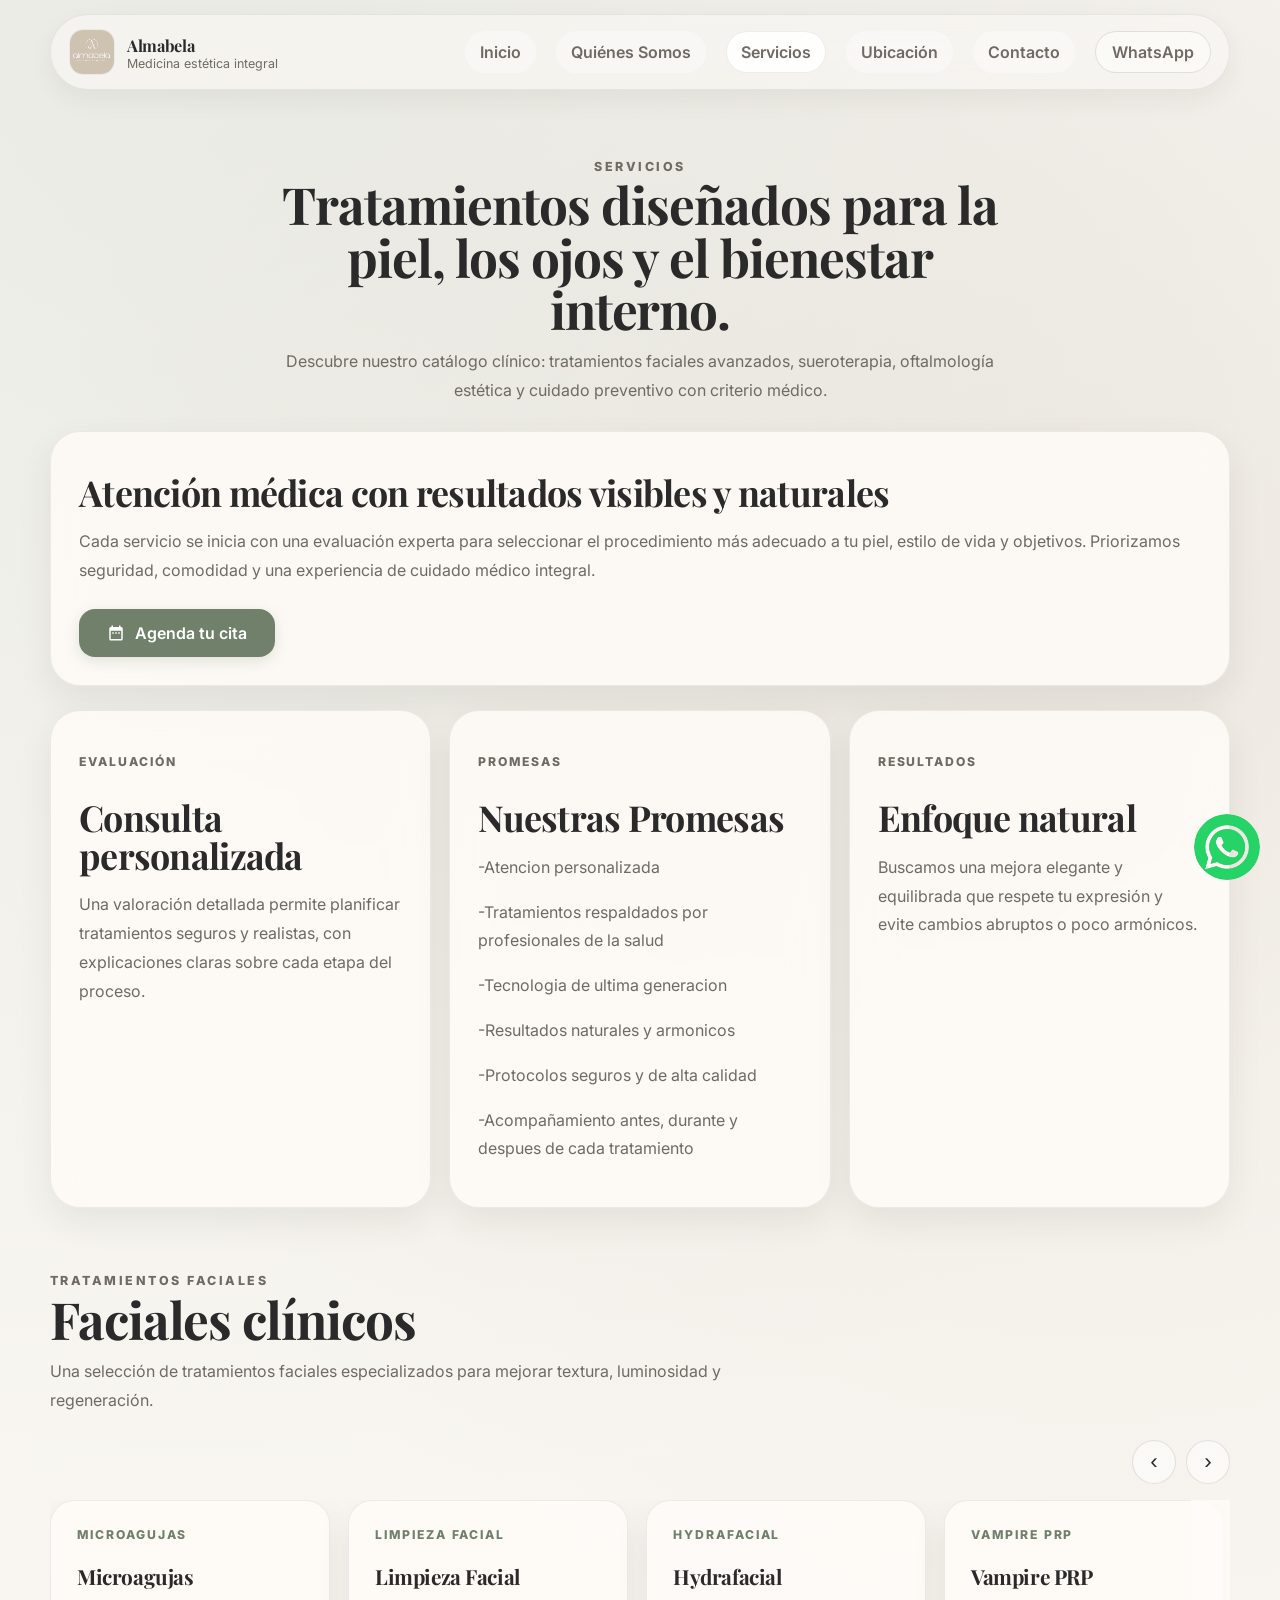
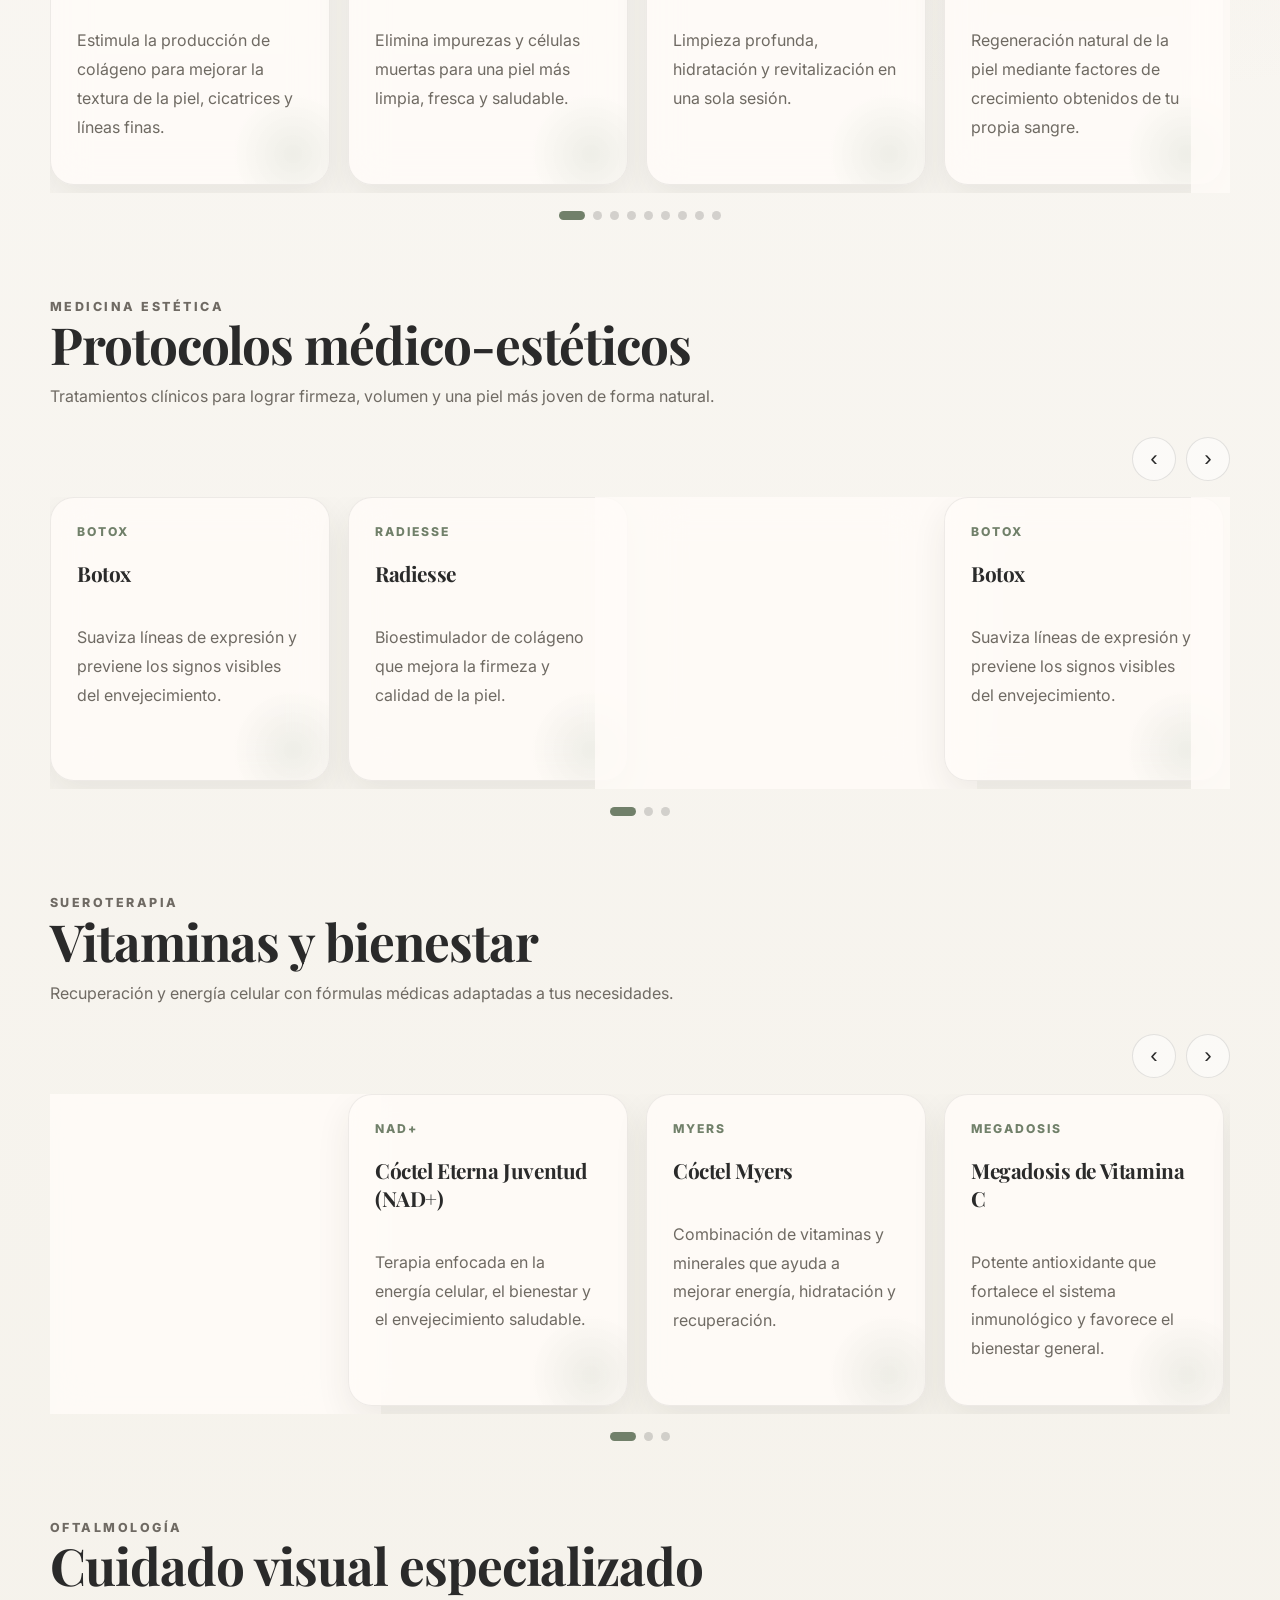
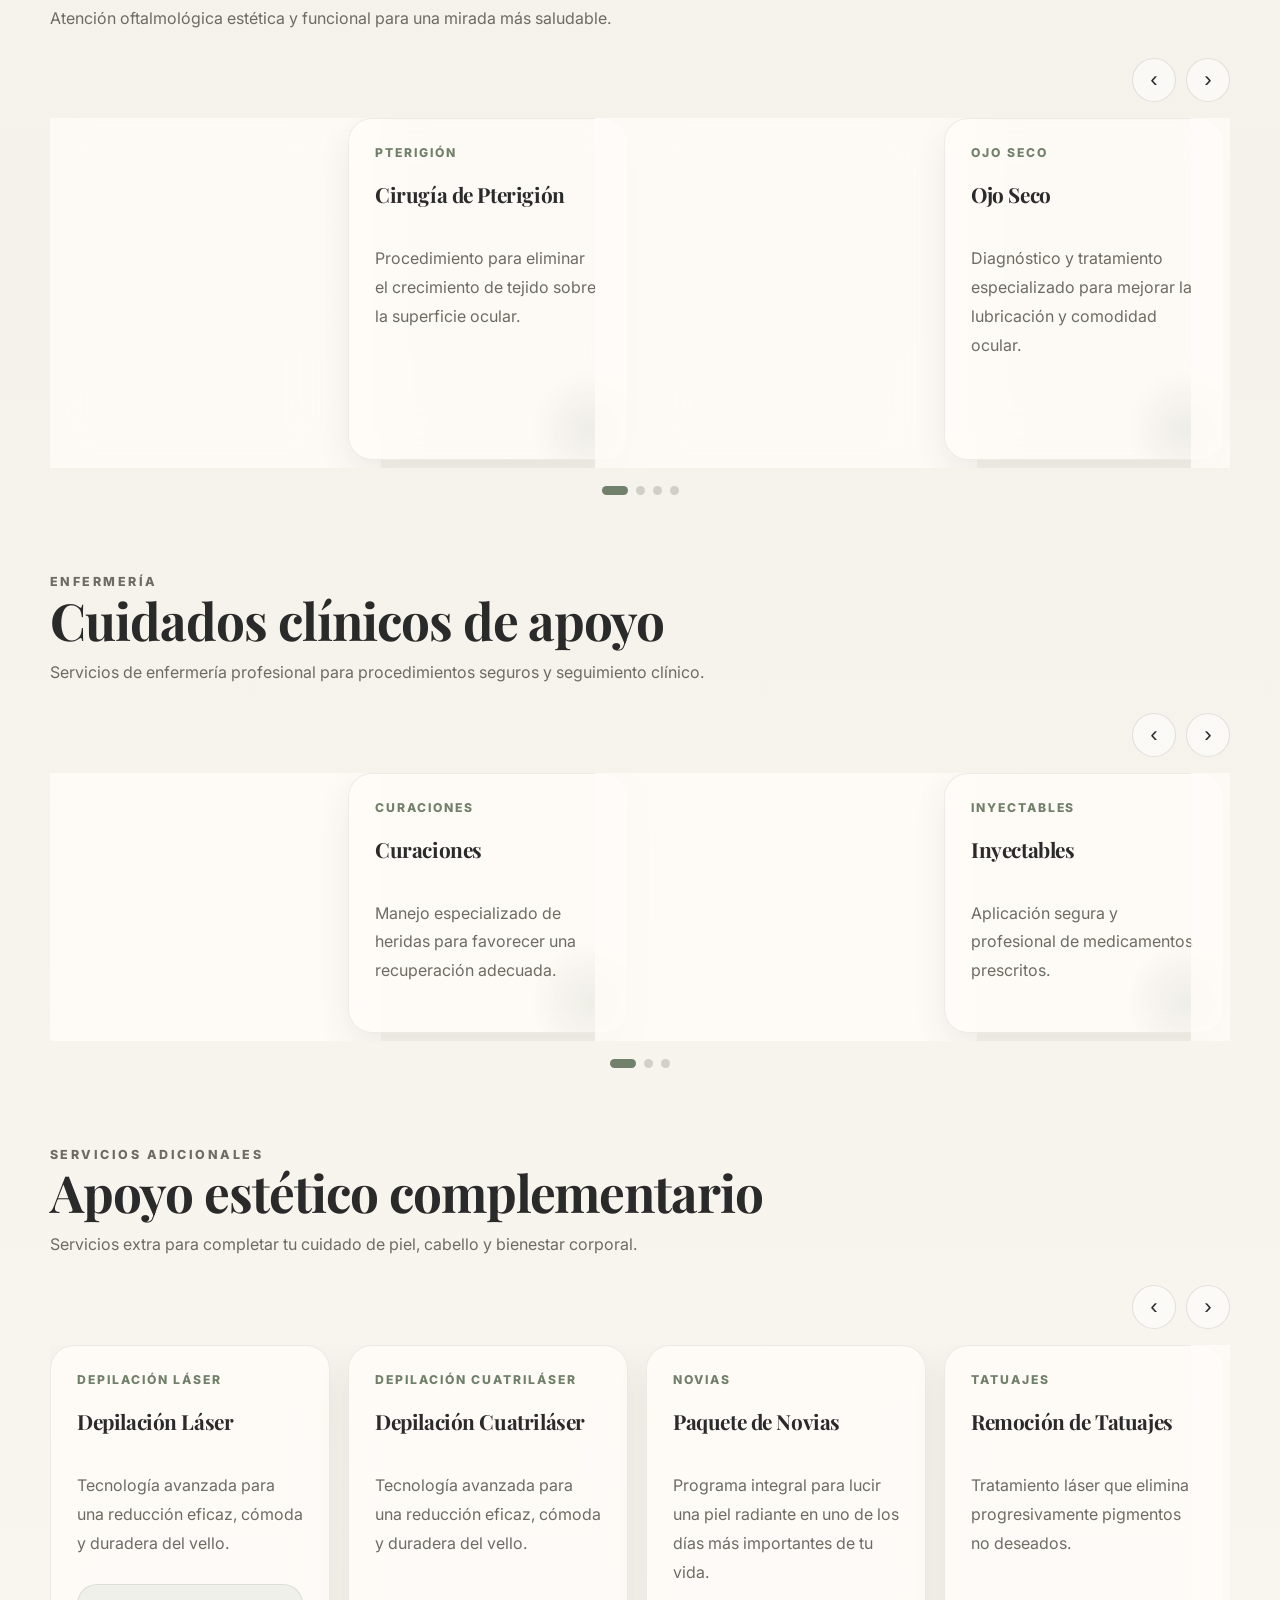
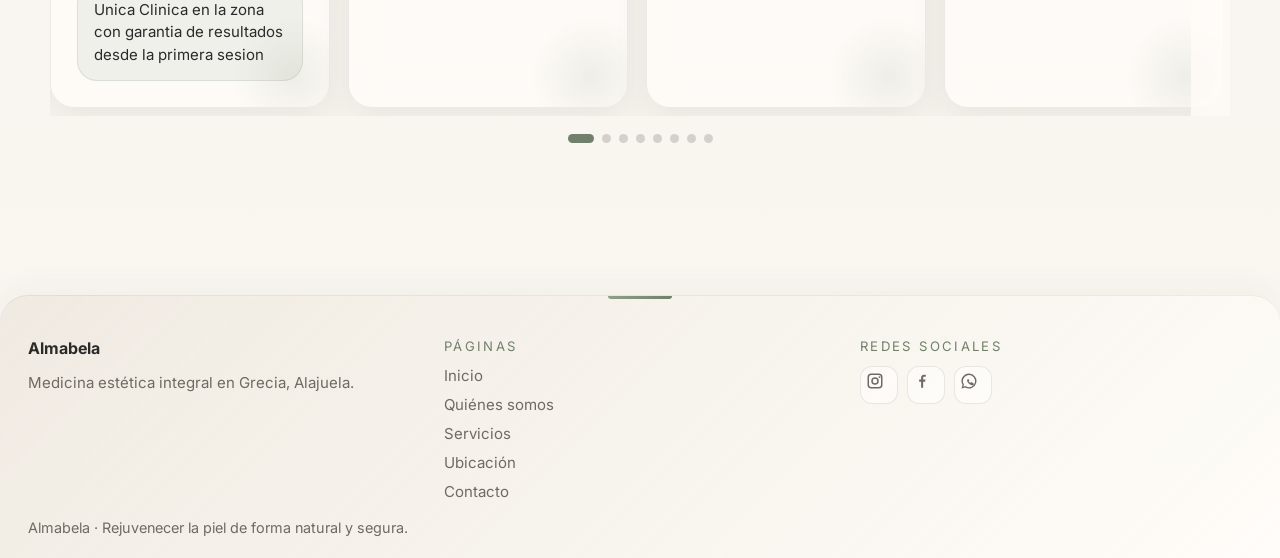
<file: servicios.html>
<!DOCTYPE html>
<html lang="es">
<head>
  <meta charset="UTF-8" />
  <meta name="viewport" content="width=device-width, initial-scale=1.0" />
  <meta name="keywords" content="blefaroplastia grecia alajuela, clinica estetica grecia, botox grecia alajuela, faciales clinicos grecia, oftalmologia grecia, clinica estetica grecia, almabela grecia, clinica estetica almabela, blefaroplastia grecia" />
  <meta name="description" content="Catálogo clínico de Almabela en Grecia, Alajuela. Especialistas en rejuvenecimiento facial, medicina estética avanzada y únicos en cirugía de blefaroplastia." />
  <title>Servicios de Estética y Blefaroplastia en Grecia Alajuela | Almabela</title>
  <base href="/" />
  <link rel="preconnect" href="https://fonts.googleapis.com" />
  <link rel="preconnect" href="https://fonts.gstatic.com" crossorigin />
  <link rel="icon" href="img/logo1.jpg" type="image/jpeg" />
  <link href="https://fonts.googleapis.com/css2?family=Inter:wght@400;500;600;700;800&family=Playfair+Display:wght@500;600;700;800&display=swap" rel="stylesheet" />
  <link rel="stylesheet" href="/styles.css" />

  <!-- Estilos integrados para el nuevo botón de agenda -->
  <style>
    .cta-container {
      margin-top: 24px;
    }
    
    .btn-agenda {
      display: inline-flex;
      align-items: center;
      gap: 10px;
      background-color: var(--accent-strong);
      color: #ffffff !important;
      font-weight: 600;
      padding: 14px 28px;
      border-radius: var(--radius-md);
      transition: background-color 300ms ease, transform 300ms ease, box-shadow 300ms ease;
      box-shadow: 0 4px 14px rgba(113, 128, 106, 0.2);
    }

    .btn-agenda:hover,
    .btn-agenda:focus-visible {
      background-color: var(--accent);
      transform: translateY(-2px);
      box-shadow: 0 6px 20px rgba(113, 128, 106, 0.3);
    }

    .btn-agenda:active {
      transform: translateY(0);
    }

    .btn-agenda svg {
      width: 18px;
      height: 18px;
      fill: currentColor;
    }
  </style>
  <!-- Datos Estructurados SEO para Servicios -->
  <script type="application/ld+json">
  {
    "@context": "https://schema.org",
    "@type": "MedicalBusiness",
    "name": "Almabela",
    "image": "https://almabelacr.com/img/logo1.jpg",
    "telePhone": "+50689139229",
    "priceRange": "$$",
    "address": {
      "@type": "PostalAddress",
      "addressLocality": "Grecia",
      "addressRegion": "Alajuela",
      "addressCountry": "CR"
    },
    "hasOfferCatalog": {
      "@type": "OfferCatalog",
      "name": "Catálogo de Tratamientos Médicos",
      "itemListElement": [
        {
          "@type": "Offer",
          "itemOffered": {
            "@type": "MedicalProcedure",
            "name": "Blefaroplastia en Grecia Alajuela",
            "description": "Cirugía que rejuvenece la mirada corrigiendo el exceso de piel, bolsas y párpados caídos, realizada por un especialista oftalmólogo."
          }
        },
        {
          "@type": "Offer",
          "itemOffered": {
            "@type": "MedicalProcedure",
            "name": "Medicina Estética Integral"
          }
        }
      ]
    }
  }
  </script>
</head>
<body>
  <div class="page-shell">
    <header class="topbar topbar--fixed">
      <a class="brand" href="/inicio.html" aria-label="Almabela inicio">
        <img class="brand-logo" src="/img/logo1.jpg" alt="Logo de Almabela" />
        <span>
          <strong>Almabela</strong>
          <small>Medicina estética integral</small>
        </span>
      </a>

      <button class="menu-toggle" type="button" aria-expanded="false" aria-controls="site-nav">
        <span></span>
        <span></span>
        <span></span>
        <span class="sr-only">Abrir menú</span>
      </button>

      <nav class="site-nav" id="site-nav">
        <a class="nav-tab" href="/index.html">Inicio</a>
        <a class="nav-tab" href="/quienes-somos.html">Quiénes Somos</a>
        <a class="nav-tab nav-tab--active" href="/servicios.html">Servicios</a>
        <a class="nav-tab" href="/ubicacion.html">Ubicación</a>
        <a class="nav-tab" href="/contacto.html">Contacto</a>
        <a class="nav-cta" href="https://wa.me/50689139229" target="_blank" rel="noreferrer">WhatsApp</a>
      </nav>
    </header>

    <main>
      <section class="section reveal">
        <div class="section-heading center">
          <p class="eyebrow">Servicios</p>
          <h2>Tratamientos diseñados para la piel, los ojos y el bienestar interno.</h2>
          <p>
            Descubre nuestro catálogo clínico: tratamientos faciales avanzados, sueroterapia, oftalmología estética
            y cuidado preventivo con criterio médico.
          </p>
        </div>

        <div class="service-summary">
          <div class="panel-card">
            <h2>Atención médica con resultados visibles y naturales</h2>
            <p>
              Cada servicio se inicia con una evaluación experta para seleccionar el procedimiento más adecuado a tu piel, estilo de vida y objetivos.
              Priorizamos seguridad, comodidad y una experiencia de cuidado médico integral.
            </p>
            
            <!-- NUEVO BOTÓN DE AGENDA DE CITA -->
            <div class="cta-container">
              <a href="https://wa.me/50689139229?text=Hola,%20me%20gustar%C3%ADa%20agendar%20una%20cita%20de%20valoraci%C3%B3n" 
                 target="_blank" 
                 rel="noreferrer" 
                 class="btn-agenda">
                <svg viewBox="0 0 24 24">
                  <path d="M9 11H7v2h2v-2zm4 0h-2v2h2v-2zm4 0h-2v2h2v-2zm2-7h-1V2h-2v2H8V2H6v2H5c-1.11 0-1.99.9-1.99 2L3 20c0 1.1.89 2 2 2h14c1.1 0 2-.9 2-2V6c0-1.1-.9-2-2-2zm0 16H5V9h14v11z"/>
                </svg>
                Agenda tu cita
              </a>
            </div>
            <!-- ----------------------------- -->

          </div>

          <div class="service-features">
            <article class="panel-card">
              <p class="panel-tag">Evaluación</p>
              <h2>Consulta personalizada</h2>
              <p>
                Una valoración detallada permite planificar tratamientos seguros y realistas, con explicaciones claras sobre cada etapa del proceso.
              </p>
            </article>
            <article class="panel-card">
              <p class="panel-tag">Promesas</p>
              <h2>Nuestras Promesas</h2>
              <p>
                <p> -Atencion personalizada</p>
                <p> -Tratamientos respaldados por profesionales de la salud</p>
                <p> -Tecnologia de ultima generacion</p>
                <p> -Resultados naturales y armonicos</p>
                <p> -Protocolos seguros y de alta calidad</p>
                <p> -Acompañamiento antes, durante y despues de cada tratamiento</p>
              </p>
            </article>
            <article class="panel-card">
              <p class="panel-tag">Resultados</p>
              <h2>Enfoque natural</h2>
              <p>
                Buscamos una mejora elegante y equilibrada que respete tu expresión y evite cambios abruptos o poco armónicos.
              </p>
            </article>
            
          </div>
        </div>
      
          <section class="section reveal">
            <div class="section-heading">
              <p class="eyebrow">Tratamientos Faciales</p>
              <h2>Faciales clínicos</h2>
              <p>Una selección de tratamientos faciales especializados para mejorar textura, luminosidad y regeneración.</p>
            </div>
            <div class="services-carousel" aria-label="Carrusel de tratamientos faciales">
              <div class="carousel-controls">
                <button class="carousel-button" type="button" id="faciales-prev" aria-label="Servicio anterior">‹</button>
                <button class="carousel-button" type="button" id="faciales-next" aria-label="Siguiente servicio">›</button>
              </div>
              <div class="carousel-viewport" id="faciales-carousel" tabindex="0" aria-roledescription="carousel">
                <div class="carousel-track" id="faciales-track"></div>
              </div>
              <div class="carousel-dots" id="faciales-dots" aria-label="Seleccionar servicio facial"></div>
            </div>
          </section>

          <section class="section reveal">
            <div class="section-heading">
              <p class="eyebrow">Medicina Estética</p>
              <h2>Protocolos médico-estéticos</h2>
              <p>Tratamientos clínicos para lograr firmeza, volumen y una piel más joven de forma natural.</p>
            </div>
            <div class="services-carousel" aria-label="Carrusel de medicina estética">
              <div class="carousel-controls">
                <button class="carousel-button" type="button" id="estetica-prev" aria-label="Servicio anterior">‹</button>
                <button class="carousel-button" type="button" id="estetica-next" aria-label="Siguiente servicio">›</button>
              </div>
              <div class="carousel-viewport" id="estetica-carousel" tabindex="0" aria-roledescription="carousel">
                <div class="carousel-track" id="estetica-track"></div>
              </div>
              <div class="carousel-dots" id="estetica-dots" aria-label="Seleccionar servicio de medicina estética"></div>
            </div>
          </section>

          <section class="section reveal">
            <div class="section-heading">
              <p class="eyebrow">Sueroterapia</p>
              <h2>Vitaminas y bienestar</h2>
              <p>Recuperación y energía celular con fórmulas médicas adaptadas a tus necesidades.</p>
            </div>
            <div class="services-carousel" aria-label="Carrusel de sueroterapia">
              <div class="carousel-controls">
                <button class="carousel-button" type="button" id="suero-prev" aria-label="Servicio anterior">‹</button>
                <button class="carousel-button" type="button" id="suero-next" aria-label="Siguiente servicio">›</button>
              </div>
              <div class="carousel-viewport" id="suero-carousel" tabindex="0" aria-roledescription="carousel">
                <div class="carousel-track" id="suero-track"></div>
              </div>
              <div class="carousel-dots" id="suero-dots" aria-label="Seleccionar servicio de sueroterapia"></div>
            </div>
          </section>

          <section class="section reveal">
            <div class="section-heading">
              <p class="eyebrow">Oftalmología</p>
              <h2>Cuidado visual especializado</h2>
              <p>Atención oftalmológica estética y funcional para una mirada más saludable.</p>
            </div>
            <div class="services-carousel" aria-label="Carrusel de oftalmología">
              <div class="carousel-controls">
                <button class="carousel-button" type="button" id="oftalmo-prev" aria-label="Servicio anterior">‹</button>
                <button class="carousel-button" type="button" id="oftalmo-next" aria-label="Siguiente servicio">›</button>
              </div>
              <div class="carousel-viewport" id="oftalmo-carousel" tabindex="0" aria-roledescription="carousel">
                <div class="carousel-track" id="oftalmo-track"></div>
              </div>
              <div class="carousel-dots" id="oftalmo-dots" aria-label="Seleccionar servicio de oftalmología"></div>
            </div>
          </section>

          <section class="section reveal">
            <div class="section-heading">
              <p class="eyebrow">Enfermería</p>
              <h2>Cuidados clínicos de apoyo</h2>
              <p>Servicios de enfermería profesional para procedimientos seguros y seguimiento clínico.</p>
            </div>
            <div class="services-carousel" aria-label="Carrusel de enfermería">
              <div class="carousel-controls">
                <button class="carousel-button" type="button" id="enfermeria-prev" aria-label="Servicio anterior">‹</button>
                <button class="carousel-button" type="button" id="enfermeria-next" aria-label="Siguiente servicio">›</button>
              </div>
              <div class="carousel-viewport" id="enfermeria-carousel" tabindex="0" aria-roledescription="carousel">
                <div class="carousel-track" id="enfermeria-track"></div>
              </div>
              <div class="carousel-dots" id="enfermeria-dots" aria-label="Seleccionar servicio de enfermería"></div>
            </div>
          </section>

          <section class="section reveal">
            <div class="section-heading">
              <p class="eyebrow">Servicios adicionales</p>
              <h2>Apoyo estético complementario</h2>
              <p>Servicios extra para completar tu cuidado de piel, cabello y bienestar corporal.</p>
            </div>
            <div class="services-carousel" aria-label="Carrusel de servicios adicionales">
              <div class="carousel-controls">
                <button class="carousel-button" type="button" id="adicionales-prev" aria-label="Servicio anterior">‹</button>
                <button class="carousel-button" type="button" id="adicionales-next" aria-label="Siguiente servicio">›</button>
              </div>
              <div class="carousel-viewport" id="adicionales-carousel" tabindex="0" aria-roledescription="carousel">
                <div class="carousel-track" id="adicionales-track"></div>
              </div>
              <div class="carousel-dots" id="adicionales-dots" aria-label="Seleccionar servicio adicional"></div>
            </div>
          </section>
        </div>
      </section>
    </main>

    <footer class="footer">
      <div class="footer-grid">
        <div>
          <p class="footer-brand">Almabela</p>
          <p>Medicina estética integral en Grecia, Alajuela.</p>
        </div>
        <div>
          <p class="footer-heading">Páginas</p>
          <nav class="footer-nav" aria-label="Enlaces a páginas de la clínica">
            <a href="index.html">Inicio</a>
            <a href="quienes-somos.html">Quiénes somos</a>
            <a href="servicios.html">Servicios</a>
            <a href="ubicacion.html">Ubicación</a>
            <a href="contacto.html">Contacto</a>
          </nav>
        </div>
        <div>
          <p class="footer-heading">Redes sociales</p>
          <div class="footer-social">
            <a href="https://www.instagram.com/almabelacr/" target="_blank" rel="noreferrer">
              <span aria-hidden="true"></span> Instagram
            </a>
            <a href="https://www.facebook.com/profile.php?id=61564676731114" target="_blank" rel="noreferrer">
              <span aria-hidden="true"></span> Facebook
            </a>
            <a href="https://wa.me/50689139229" target="_blank" rel="noreferrer">
              <span aria-hidden="true"></span> WhatsApp
            </a>
          </div>
        </div>
      </div>
      <p class="footer-copy">Almabela · Rejuvenecer la piel de forma natural y segura.</p>
    </footer>
  </div>

  <a class="floating-whatsapp" href="https://wa.me/50689139229" target="_blank" rel="noreferrer" aria-label="Escribir por WhatsApp">
    <svg viewBox="0 0 32 32" aria-hidden="true" focusable="false">
      <path d="M19.11 17.58c-.27-.14-1.57-.78-1.81-.87-.24-.09-.42-.14-.6.14-.18.27-.69.87-.85 1.05-.16.18-.31.2-.58.07-.27-.14-1.14-.42-2.16-1.35-.79-.7-1.32-1.56-1.48-1.83-.16-.27-.02-.42.12-.56.12-.12.27-.31.41-.46.14-.16.18-.27.27-.45.09-.18.05-.34-.02-.48-.07-.14-.6-1.44-.82-1.98-.22-.53-.44-.46-.6-.47l-.52-.01c-.18 0-.48.07-.73.34-.24.27-.95.93-.95 2.27 0 1.34.97 2.64 1.1 2.82.14.18 1.91 2.92 4.62 4.09.64.28 1.14.45 1.53.58.64.2 1.22.17 1.68.1.51-.08 1.57-.64 1.79-1.26.22-.62.22-1.15.16-1.26-.07-.11-.24-.18-.51-.32zM16.02 3C9.39 3 4 8.19 4 14.6c0 2.31.7 4.45 1.89 6.25L4 29l8.43-1.87c1.74.94 3.73 1.45 5.74 1.45 6.63 0 12.02-5.19 12.02-11.6C31.99 8.19 22.65 3 16.02 3zm0 21.27c-1.82 0-3.52-.5-4.98-1.37l-.36-.21-5 1.11 1.07-4.84-.24-.41A9.77 9.77 0 0 1 6.07 14.6c0-5.54 4.48-10.04 9.95-10.04s9.95 4.5 9.95 10.04-4.48 10.07-9.95 10.07z" fill="currentColor"/>
    </svg>
  </a>

  <script src="/script.js"></script>
</body>
</html>
</file>
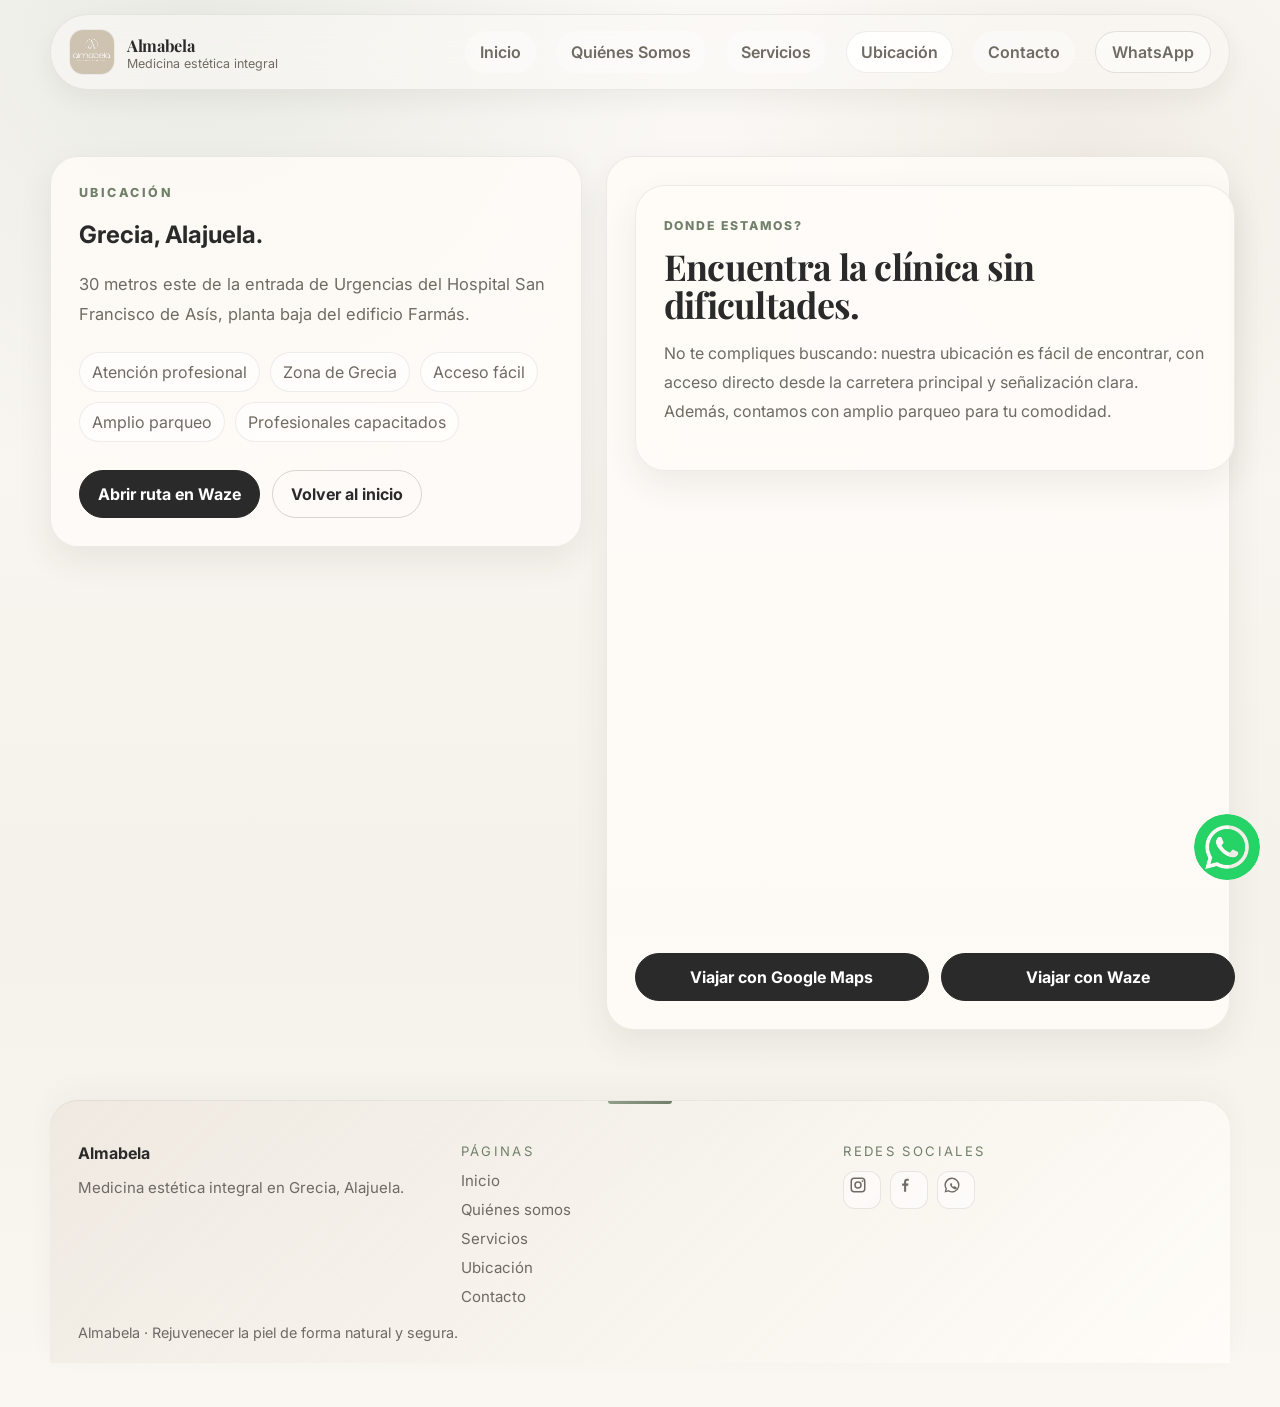
<file: ubicacion.html>
<!DOCTYPE html>
<html lang="es">
<head>
  <meta charset="UTF-8" />
  <meta name="viewport" content="width=device-width, initial-scale=1.0" />
  <meta name="description" content="Ubicación de Almabela en Grecia, Alajuela, con mapa interactivo y acceso directo a Google Maps." />
  <title>Almabela | Ubicación</title>
  <link rel="preconnect" href="https://fonts.googleapis.com" />
  <link rel="icon" href="img/logo1.jpg" type="image/jpeg" />
  <link rel="preconnect" href="https://fonts.gstatic.com" crossorigin />
  <link href="https://fonts.googleapis.com/css2?family=Inter:wght@400;500;600;700;800&family=Playfair+Display:wght@500;600;700;800&display=swap" rel="stylesheet" />
  <link rel="stylesheet" href="styles.css" />
</head>
<body>
  <div class="page-shell">
    <header class="topbar topbar--fixed">
      <a class="brand" href="index.html#inicio" aria-label="Almabela inicio">
        <img class="brand-logo" src="img/logo1.jpg" alt="Logo de Almabela" />
        <span>
          <strong>Almabela</strong>
          <small>Medicina estética integral</small>
        </span>
      </a>

      <button class="menu-toggle" type="button" aria-expanded="false" aria-controls="site-nav">
        <span></span>
        <span></span>
        <span></span>
        <span class="sr-only">Abrir menú</span>
      </button>

      <nav class="site-nav" id="site-nav">
        <a class="nav-tab" href="index.html">Inicio</a>
        <a class="nav-tab" href="quienes-somos.html">Quiénes Somos</a>
        <a class="nav-tab" href="servicios.html">Servicios</a>
        <a class="nav-tab nav-tab--active" href="ubicacion.html">Ubicación</a>
        <a class="nav-tab" href="contacto.html">Contacto</a>
        <a class="nav-cta" href="https://wa.me/50689139229" target="_blank" rel="noreferrer">WhatsApp</a>
      </nav>
    </header>

    <main id="inicio">
      <section class="section reveal location-hero">
        <div class="location-panel">
          <p class="eyebrow">Ubicación</p>
          <h1>Grecia, Alajuela.</h1>
          <p class="hero-text">
            30 metros este de la entrada de Urgencias del Hospital San Francisco de Asís, planta baja del edificio Farmás.
          </p>
          <div class="location-badges">
            <span>Atención profesional</span>
            <span>Zona de Grecia</span>
            <span>Acceso fácil</span>
            <span>Amplio parqueo</span>
            <span>Profesionales capacitados</span>
          </div>
          <div class="hero-actions" style="margin-top: 28px;">
            <a class="button button-primary" href="https://ul.waze.com/ul?venue_id=180682853.1806697455.38637619&overview=yes&utm_campaign=default&utm_source=waze_website&utm_medium=lm_share_location" target="_blank" rel="noreferrer">Abrir ruta en Waze</a>
            <a class="button button-secondary" href="index.html#contacto">Volver al inicio</a>
          </div>
        </div>

        <div class="map-panel">
          <div class="panel-card">
            <span class="panel-tag">Donde estamos? </span>
            <h2>Encuentra la clínica sin dificultades.</h2>
            <p>
              No te compliques buscando: nuestra ubicación es fácil de encontrar, con acceso directo desde la carretera principal y señalización clara. Además, contamos con amplio parqueo para tu comodidad.
            </p>
          </div>
          <iframe src="https://www.google.com/maps/embed?pb=!1m14!1m12!1m3!1d597.1081441231431!2d-84.31515410123916!3d10.072772306290346!2m3!1f0!2f0!3f0!3m2!1i1024!2i768!4f13.1!5e1!3m2!1ses-419!2scr!4v1781202284803!5m2!1ses-419!2scr" width="600" height="450" style="border:0;" allowfullscreen="" loading="lazy" referrerpolicy="no-referrer-when-downgrade"></iframe>  
          <div class="location-actions">
            <a class="button button-primary" href="https://maps.app.goo.gl/FAxAvNiyTfdNTWyo6" target="_blank" rel="noreferrer">Viajar con Google Maps</a>
            <a class="button button-primary" href="https://ul.waze.com/ul?venue_id=180682853.1806697455.38637619&overview=yes&utm_campaign=default&utm_source=waze_website&utm_medium=lm_share_location">Viajar con Waze</a>
          </div>
        </div>
      </section>
    </main>

    <footer class="footer">
      <div class="footer-grid">
        <div>
          <p class="footer-brand">Almabela</p>
          <p>Medicina estética integral en Grecia, Alajuela.</p>
        </div>
        <div>
          <p class="footer-heading">Páginas</p>
          <nav class="footer-nav" aria-label="Enlaces a páginas de la clínica">
            <a href="inicio.html">Inicio</a>
            <a href="quienes-somos.html">Quiénes somos</a>
            <a href="servicios.html">Servicios</a>
            <a href="ubicacion.html">Ubicación</a>
            <a href="contacto.html">Contacto</a>
          </nav>
        </div>
        <div>
          <p class="footer-heading">Redes sociales</p>
          <div class="footer-social">
            <a href="https://www.instagram.com/almabelacr/" target="_blank" rel="noreferrer">
              <span aria-hidden="true"></span> Instagram
            </a>
            <a href="https://www.facebook.com/profile.php?id=61564676731114" target="_blank" rel="noreferrer">
              <span aria-hidden="true"></span> Facebook
            </a>
            <a href="https://wa.me/50689139229" target="_blank" rel="noreferrer">
              <span aria-hidden="true"></span> WhatsApp
            </a>
          </div>
        </div>
      </div>
      <p class="footer-copy">Almabela · Rejuvenecer la piel de forma natural y segura.</p>
    </footer>
  </div>

  <a class="floating-whatsapp" href="https://wa.me/50689139229" target="_blank" rel="noreferrer" aria-label="Escribir por WhatsApp">
    <svg viewBox="0 0 32 32" aria-hidden="true" focusable="false">
      <path d="M19.11 17.58c-.27-.14-1.57-.78-1.81-.87-.24-.09-.42-.14-.6.14-.18.27-.69.87-.85 1.05-.16.18-.31.2-.58.07-.27-.14-1.14-.42-2.16-1.35-.79-.7-1.32-1.56-1.48-1.83-.16-.27-.02-.42.12-.56.12-.12.27-.31.41-.46.14-.16.18-.27.27-.45.09-.18.05-.34-.02-.48-.07-.14-.6-1.44-.82-1.98-.22-.53-.44-.46-.6-.47l-.52-.01c-.18 0-.48.07-.73.34-.24.27-.95.93-.95 2.27 0 1.34.97 2.64 1.1 2.82.14.18 1.91 2.92 4.62 4.09.64.28 1.14.45 1.53.58.64.2 1.22.17 1.68.1.51-.08 1.57-.64 1.79-1.26.22-.62.22-1.15.16-1.26-.07-.11-.24-.18-.51-.32zM16.02 3C9.39 3 4 8.19 4 14.6c0 2.31.7 4.45 1.89 6.25L4 29l8.43-1.87c1.74.94 3.73 1.45 5.74 1.45 6.63 0 12.02-5.19 12.02-11.6C31.99 8.19 22.65 3 16.02 3zm0 21.27c-1.82 0-3.52-.5-4.98-1.37l-.36-.21-5 1.11 1.07-4.84-.24-.41A9.77 9.77 0 0 1 6.07 14.6c0-5.54 4.48-10.04 9.95-10.04s9.95 4.5 9.95 10.04-4.48 10.07-9.95 10.07z" fill="currentColor"/>
    </svg>
  </a>

  <script src="script.js"></script>
</body>
</html>
</file>
<file: styles.css>
:root {
  --bg: #fbf9f6;
  --bg-soft: #f5f2eb;
  --surface: rgba(255, 252, 248, 0.82);
  --surface-strong: #fffdf9;
  --text: #2a2a2a;
  --muted: #6f6a63;
  --line: rgba(52, 44, 37, 0.12);
  --accent: #8f9f8a;
  --accent-strong: #71806a;
  --earth: #b69b82;
  --shadow: 0 14px 34px rgba(57, 45, 34, 0.08);
  --radius-xl: 30px;
  --radius-lg: 22px;
  --radius-md: 16px;
  --max-width: 1180px;
}

* {
  box-sizing: border-box;
}

html {
  scroll-behavior: smooth;
}

body {
  margin: 0;
  font-family: 'Inter', sans-serif;
  color: var(--text);
  padding-top: 118px;
  background:
    radial-gradient(circle at 15% 0%, rgba(143, 159, 138, 0.16), transparent 28%),
    radial-gradient(circle at 85% 12%, rgba(182, 155, 130, 0.14), transparent 22%),
    linear-gradient(180deg, var(--bg), var(--bg-soft) 65%, #faf7f2 100%);
}

body::before {
  content: '';
  position: fixed;
  inset: 0;
  pointer-events: none;
  background-image: linear-gradient(rgba(255, 255, 255, 0.24) 1px, transparent 1px), linear-gradient(90deg, rgba(255, 255, 255, 0.24) 1px, transparent 1px);
  background-size: 52px 52px;
  opacity: 0.18;
  mask-image: linear-gradient(180deg, rgba(0, 0, 0, 0.24), transparent 88%);
}

img {
  max-width: 100%;
  display: block;
}

a {
  color: inherit;
  text-decoration: none;
}

button,
a {
  -webkit-tap-highlight-color: transparent;
}

.page-shell {
  width: min(calc(100% - 32px), var(--max-width));
  margin: 0 auto;
  padding: 0 0 44px;
}

.topbar {
  position: fixed;
  top: 14px;
  left: 50%;
  transform: translateX(-50%);
  width: min(calc(100% - 32px), var(--max-width));
  z-index: 20;
  display: flex;
  align-items: center;
  justify-content: space-between;
  gap: 18px;
  padding: 14px 18px;
  margin-bottom: 24px;
  border: 1px solid rgba(42, 42, 42, 0.08);
  border-radius: 999px;
  background: rgba(251, 249, 246, 0.55);
  backdrop-filter: blur(18px);
}

.topbar--fixed {
  box-shadow: 0 10px 24px rgba(57, 45, 34, 0.06);
}

.brand {
  display: inline-flex;
  align-items: center;
  gap: 12px;
  min-width: 0;
}

.brand-logo {
  width: 46px;
  height: 46px;
  border-radius: 14px;
  object-fit: cover;
  border: 1px solid rgba(42, 42, 42, 0.08);
  background: rgba(255, 255, 255, 0.6);
}

.brand strong,
.brand small {
  display: block;
}

.brand strong,
.hero h1,
.section-heading h2,
.philosophy-copy h2,
.contact-card h2,
.panel-card h2,
.pillar-card h3,
.service-card h3 {
  font-family: 'Playfair Display', serif;
  letter-spacing: -0.02em;
}

.brand strong {
  font-size: 1.02rem;
}

.brand small {
  color: var(--muted);
  font-size: 0.78rem;
}

.brand-mark {
  display: grid;
  place-items: center;
  width: 44px;
  height: 44px;
  border-radius: 16px;
  background: linear-gradient(135deg, rgba(143, 159, 138, 0.95), rgba(182, 155, 130, 0.9));
  color: #fff;
  font-family: 'Playfair Display', serif;
  font-weight: 700;
}

.site-nav {
  display: flex;
  align-items: center;
  gap: 20px;
  flex-wrap: wrap;
}

.nav-tab,
.site-nav a {
  color: var(--muted);
  font-weight: 600;
  transition: color 300ms ease, transform 300ms ease, opacity 300ms ease;
}

.nav-tab {
  padding: 10px 14px;
  border-radius: 999px;
  border: 1px solid transparent;
  background: rgba(255, 255, 255, 0.34);
}

.nav-tab:hover,
.nav-tab:focus-visible {
  color: var(--text);
  transform: translateY(-1px);
  border-color: rgba(42, 42, 42, 0.08);
  background: rgba(255, 255, 255, 0.72);
}

.nav-tab--active {
  color: var(--text);
  background: rgba(255, 255, 255, 0.82);
  border-color: rgba(42, 42, 42, 0.08);
}

.nav-cta {
  padding: 10px 16px;
  border: 1px solid rgba(42, 42, 42, 0.12);
  border-radius: 999px;
  background: rgba(255, 255, 255, 0.44);
  color: var(--text) important;
}

.menu-toggle {
  display: none;
  position: relative;
  width: 48px;
  height: 48px;
  padding: 0;
  border: none;
  border-radius: 16px;
  background: rgba(251, 249, 246, 0.55);
  transition: transform 250ms ease, background-color 250ms ease, box-shadow 250ms ease;
}

.menu-toggle:hover,
.menu-toggle:focus-visible {
  transform: translateY(-1px);
  background: rgba(251, 249, 246, 0.9);
  box-shadow: 0 14px 30px rgba(57, 45, 34, 0.08);
}

.menu-toggle span {
  display: block;
  width: 18px;
  height: 2px;
  border-radius: 999px;
  background: var(--text);
  transition: transform 250ms ease, opacity 180ms ease, background-color 250ms ease;
}

.menu-toggle > span:not(.sr-only) {
  position: absolute;
  left: 50%;
  transform: translateX(-50%);
}

.menu-toggle > span:nth-child(1) {
  top: 17px;
}

.menu-toggle > span:nth-child(2) {
  top: 23px;
}

.menu-toggle > span:nth-child(3) {
  top: 29px;
}

.menu-toggle.is-active > span:nth-child(1) {
  transform: translateX(-50%) translateY(6px) rotate(45deg);
}

.menu-toggle.is-active > span:nth-child(2) {
  opacity: 0;
  transform: translateX(-50%) scaleX(0.4);
}

.menu-toggle.is-active > span:nth-child(3) {
  transform: translateX(-50%) translateY(-6px) rotate(-45deg);
}

.sr-only {
  position: absolute;
  width: 1px;
  height: 1px;
  padding: 0;
  margin: -1px;
  overflow: hidden;
  clip: rect(0, 0, 0, 0);
  white-space: nowrap;
  border: 0;
}

.section {
  padding: 38px 0;
}

.hero {
  display: grid;
  grid-template-columns: minmax(0, 1fr) minmax(320px, 0.92fr);
  gap: 30px;
  align-items: start;
  padding-top: 12px;
}

.eyebrow {
  margin: 0 0 16px;
  color: var(--accent-strong);
  font-size: 0.78rem;
  font-weight: 800;
  letter-spacing: 0.2em;
  text-transform: uppercase;
}

.hero h1 {
  max-width: 11ch;
  margin: 0;
  font-size: clamp(3.2rem, 7.6vw, 6rem);
  line-height: 0.96;
}

.hero-text {
  max-width: 58ch;
  margin: 20px 0 0;
  color: var(--muted);
  font-size: 1.03rem;
  line-height: 1.85;
}

.hero-actions {
  display: flex;
  flex-wrap: wrap;
  gap: 12px;
  margin: 28px 0 0;
}

.button {
  display: inline-flex;
  align-items: center;
  justify-content: center;
  min-height: 48px;
  padding: 0 18px;
  border-radius: 999px;
  font-weight: 700;
  border: 1px solid transparent;
  transition: transform 300ms ease, background-color 300ms ease, color 300ms ease, border-color 300ms ease;
}

.button:hover,
.button:focus-visible {
  transform: translateY(-2px);
}

.button-primary {
  background: var(--text);
  color: #fff;
  border-color: var(--text);
}

.button-secondary {
  background: transparent;
  border-color: rgba(42, 42, 42, 0.18);
  color: var(--text);
}

.hero-meta {
  display: flex;
  flex-wrap: wrap;
  gap: 10px;
  margin-top: 22px;
}

.hero-meta span {
  padding: 9px 12px;
  border: 1px solid rgba(42, 42, 42, 0.08);
  border-radius: 999px;
  background: rgba(255, 255, 255, 0.45);
  color: var(--muted);
  font-size: 0.9rem;
}

.hero-panel {
  display: grid;
  gap: 18px;
}

.hero-visual {
  display: grid;
  grid-template-columns: 1.1fr 0.72fr;
  gap: 14px;
  align-items: stretch;
}

.hero-image-block {
  border-radius: 24px;
  border: 1px solid rgba(42, 42, 42, 0.08);
  background:
    linear-gradient(180deg, rgba(255, 255, 255, 0.18), rgba(255, 255, 255, 0.02)),
    linear-gradient(160deg, rgba(143, 159, 138, 0.42), rgba(182, 155, 130, 0.3));
  min-height: 240px;
}

.hero-image-block-large {
  min-height: 360px;
}

.hero-image-block-small {
  min-height: 280px;
  transform: translateY(44px);
  background:
    linear-gradient(180deg, rgba(255, 255, 255, 0.18), rgba(255, 255, 255, 0.02)),
    linear-gradient(145deg, rgba(182, 155, 130, 0.34), rgba(143, 159, 138, 0.36));
}

.glass,
.contact-card,
.philosophy-panel,
.panel-card,
.pillar-card,
.service-card {
  background: var(--surface);
  border: 1px solid rgba(42, 42, 42, 0.08);
  backdrop-filter: blur(18px);
  box-shadow: var(--shadow);
  transition: transform 280ms ease, box-shadow 280ms ease, border-color 280ms ease, background-color 280ms ease;
}

.panel-card:hover,
.service-card:hover {
  transform: translateY(-4px);
  box-shadow: 0 24px 40px rgba(57, 45, 34, 0.12);
}

.panel-card {
  padding: 28px;
  border-radius: var(--radius-xl);
}

.panel-tag,
.pillar-kicker,
.service-category {
  display: inline-flex;
  color: var(--accent-strong);
  font-size: 0.76rem;
  font-weight: 800;
  letter-spacing: 0.16em;
  text-transform: uppercase;
}

.panel-card h2 {
  margin: 14px 0 12px;
  font-size: clamp(1.7rem, 2.8vw, 2.5rem);
  line-height: 1.05;
}

.panel-card h4 {
  margin: 14px 0 12px;
  font-size: clamp(1.7rem, 2.8vw, 2.5rem);
  line-height: 1.05;
}

.panel-card p,
.section-heading p,
.philosophy-copy p,
.philosophy-panel li,
.contact-card p,
.service-card p,
.pillar-copy p {
  color: var(--muted);
  line-height: 1.8;
}

.section-heading {
  max-width: 760px;
  margin-bottom: 26px;
}

.section-heading.center {
  margin-left: auto;
  margin-right: auto;
  text-align: center;
}

.section-heading h2,
.philosophy-copy h2,
.contact-card h2 {
  margin: 0 0 12px;
  font-size: clamp(2.1rem, 4vw, 3.4rem);
  line-height: 1.02;
}

.section-heading p {
  margin: 0;
}

.pillar-layout {
  display: grid;
  grid-template-columns: 1.15fr 0.95fr 0.8fr;
  gap: 18px;
  align-items: stretch;
}

.pillar-card {
  display: grid;
  grid-template-rows: auto 1fr;
  gap: 22px;
  padding: 28px;
  border-radius: 26px;
  overflow: hidden;
}

.pillar-card-med {
  min-height: 410px;
}

.pillar-card-eye {
  min-height: 460px;
  margin-top: 34px;
}

.pillar-card-drip {
  min-height: 370px;
  margin-top: 84px;
}

.pillar-card h3 {
  margin: 10px 0 10px;
  font-size: clamp(1.7rem, 2vw, 2.4rem);
}

.pillar-visual {
  border-radius: 22px;
  border: 1px solid rgba(42, 42, 42, 0.08);
  overflow: hidden;
  background:
    radial-gradient(circle at 25% 20%, rgba(255, 255, 255, 0.44), transparent 24%),
    linear-gradient(145deg, rgba(143, 159, 138, 0.35), rgba(182, 155, 130, 0.3));
}

.pillar-visual img {
  width: 100%;
  height: 100%;
  object-fit: cover;
  display: block;
  transition: transform 350ms ease;
}

.pillar-visual:hover img {
  transform: scale(1.05);
}

.pillar-visual-surface {
  min-height: 220px;
}

.pillar-visual-offset {
  min-height: 260px;
  transform: translateY(18px);
  background:
    radial-gradient(circle at 75% 20%, rgba(255, 255, 255, 0.36), transparent 20%),
    linear-gradient(145deg, rgba(182, 155, 130, 0.32), rgba(143, 159, 138, 0.38));
}

.pillar-visual-tall {
  min-height: 320px;
  transform: translateY(34px);
  background:
    radial-gradient(circle at 45% 18%, rgba(255, 255, 255, 0.4), transparent 18%),
    linear-gradient(160deg, rgba(143, 159, 138, 0.34), rgba(182, 155, 130, 0.28));
}

.strip {
  padding-top: 22px;
}

.services-carousel {
  position: relative;
}

.carousel-controls {
  display: flex;
  justify-content: flex-end;
  gap: 10px;
  margin-bottom: 16px;
}

.carousel-button {
  display: inline-grid;
  place-items: center;
  width: 44px;
  height: 44px;
  border: 1px solid rgba(42, 42, 42, 0.12);
  border-radius: 999px;
  background: rgba(255, 255, 255, 0.5);
  color: var(--text);
  font-size: 1.4rem;
  transition: transform 300ms ease, background-color 300ms ease, border-color 300ms ease;
}

.carousel-button:hover,
.carousel-button:focus-visible {
  transform: translateY(-2px);
  border-color: rgba(42, 42, 42, 0.2);
  background: rgba(255, 255, 255, 0.8);
}

.carousel-viewport {
  overflow: hidden;
  outline: none;
}

.carousel-track {
  display: grid;
  grid-auto-flow: column;
  grid-auto-columns: clamp(220px, 22vw, 280px);
  gap: 18px;
  overflow-x: auto;
  scroll-snap-type: x mandatory;
  scroll-behavior: smooth;
  padding-bottom: 8px;
  scrollbar-width: none;
}

.carousel-track::-webkit-scrollbar {
  display: none;
}

.service-card {
  position: relative;
  overflow: hidden;
  padding: 26px;
  border-radius: 24px;
  min-height: 260px;
  scroll-snap-align: start;
  scroll-snap-stop: always;
  display: flex;
  flex-direction: column;
  justify-content: flex-start;
  gap: 10px;
}

.service-card::after {
  content: '';
  position: absolute;
  right: -24px;
  bottom: -30px;
  width: 120px;
  height: 120px;
  border-radius: 999px;
  background: radial-gradient(circle, rgba(143, 159, 138, 0.14), transparent 72%);
}

.service-badge {
  margin-top: auto;
  padding: 14px 16px;
  border-radius: 20px;
  background: rgba(143, 159, 138, 0.12);
  color: var(--text);
  font-size: 0.94rem;
  line-height: 1.5;
  border: 1px solid rgba(143, 159, 138, 0.22);
}

.service-card h3 {
  margin: 10px 0 10px;
  font-size: 1.3rem;
}

.carousel-dots {
  display: flex;
  flex-wrap: wrap;
  gap: 8px;
  justify-content: center;
  margin-top: 18px;
}

.carousel-dot {
  width: 9px;
  height: 9px;
  padding: 0;
  border: 0;
  border-radius: 999px;
  background: rgba(42, 42, 42, 0.18);
  transition: transform 300ms ease, background-color 300ms ease, width 300ms ease;
}

.carousel-dot.is-active {
  width: 26px;
  background: var(--accent-strong);
}

.philosophy {
  display: grid;
  grid-template-columns: minmax(0, 1.1fr) minmax(280px, 0.9fr);
  gap: 20px;
  align-items: start;
}

.team-section {
  display: grid;
  grid-template-columns: minmax(0, 1.1fr) minmax(280px, 0.9fr);
  gap: 24px;
  align-items: start;
  margin-top: 24px;
}

.team-section.team-section--reverse {
  grid-template-columns: minmax(280px, 0.9fr) minmax(0, 1.1fr);
}

.team-section.team-section--reverse .team-image {
  order: 2;
}

.team-section.team-section--reverse .team-copy {
  order: 1;
}

.team-image {
  border-radius: 28px;
  overflow: hidden;
  min-height: 320px;
  background: linear-gradient(145deg, rgba(182, 155, 130, 0.18), rgba(143, 159, 138, 0.14));
}

.team-image img {
  width: 100%;
  height: 100%;
  object-fit: cover;
  display: block;
}

.service-summary {
  display: grid;
  gap: 24px;
  margin-bottom: 24px;
}

.service-features {
  display: grid;
  grid-template-columns: repeat(3, minmax(0, 1fr));
  gap: 18px;
}

@media (max-width: 900px) {
  .philosophy,
  .team-section,
  .service-features {
    grid-template-columns: 1fr;
  }
}

.quote-box {
  margin-top: 22px;
  padding: 18px 20px;
  border-left: 3px solid var(--accent-strong);
  border-radius: 18px;
  background: rgba(255, 255, 255, 0.55);
}

.quote-box p {
  margin: 0;
  color: var(--text);
  font-size: 1.02rem;
  line-height: 1.7;
}

.philosophy-panel {
  padding: 28px;
  border-radius: 26px;
}

.philosophy-panel h3 {
  margin: 0 0 16px;
  font-size: 1.4rem;
}

.philosophy-panel ul {
  margin: 0;
  padding-left: 18px;
}

.philosophy-panel li + li {
  margin-top: 12px;
}

.contact-section {
  padding-bottom: 10px;
}

.contact-card {
  display: grid;
  grid-template-columns: minmax(0, 1fr) auto;
  gap: 20px;
  align-items: center;
  padding: 30px;
  border-radius: 30px;
  background: rgba(255, 253, 249, 0.72);
}

.contact-actions {
  display: grid;
  gap: 12px;
  justify-items: end;
}

.footer {
  position: relative;
  margin-top: 32px;
  padding: 42px 28px 22px;
  border-top: 1px solid rgba(42, 42, 42, 0.08);
  border-radius: 28px 28px 0 0;
  background: linear-gradient(135deg, rgba(235, 228, 218, 0.68), rgba(255, 253, 249, 0.88));
  box-shadow: 0 -10px 28px rgba(57, 45, 34, 0.035);
  color: var(--muted);
  font-size: 0.94rem;
}

.footer::before {
  content: '';
  position: absolute;
  top: 0;
  left: 50%;
  width: 64px;
  height: 3px;
  border-radius: 0 0 999px 999px;
  background: linear-gradient(90deg, var(--accent), var(--accent-strong));
  transform: translateX(-50%);
}

.footer-grid {
  display: grid;
  grid-template-columns: repeat(3, minmax(0, 1fr));
  gap: 24px;
  align-items: start;
  margin-bottom: 18px;
}

.footer-brand {
  margin: 0 0 10px;
  font-size: 1rem;
  font-weight: 700;
  color: var(--text);
}

.footer-heading {
  margin: 0 0 12px;
  font-size: 0.82rem;
  text-transform: uppercase;
  letter-spacing: 0.18em;
  color: var(--accent-strong);
}

.footer-nav {
  display: grid;
  gap: 10px;
}

.footer-social {
  display: flex;
  flex-wrap: wrap;
  gap: 9px;
}

.footer-nav a,
.footer-social a {
  color: var(--muted);
  transition: color 220ms ease, transform 220ms ease;
}

.footer-social a {
  display: grid;
  place-items: center;
  width: 38px;
  height: 38px;
  border: 1px solid rgba(42, 42, 42, 0.1);
  border-radius: 12px;
  background: rgba(255, 255, 255, 0.5);
  font-size: 0;
}

.footer-social a span[aria-hidden="true"] {
  width: 18px;
  height: 18px;
  margin: 0;
  background-color: currentColor;
  -webkit-mask: center / contain no-repeat;
  mask: center / contain no-repeat;
}

.footer-social a:nth-child(1) span {
  -webkit-mask-image: url("data:image/svg+xml,%3Csvg xmlns='http://www.w3.org/2000/svg' viewBox='0 0 24 24'%3E%3Cpath fill='black' d='M7 2h10a5 5 0 0 1 5 5v10a5 5 0 0 1-5 5H7a5 5 0 0 1-5-5V7a5 5 0 0 1 5-5Zm0 2a3 3 0 0 0-3 3v10a3 3 0 0 0 3 3h10a3 3 0 0 0 3-3V7a3 3 0 0 0-3-3H7Zm11 1.5a1.25 1.25 0 1 1 0 2.5 1.25 1.25 0 0 1 0-2.5ZM12 7a5 5 0 1 1 0 10 5 5 0 0 1 0-10Zm0 2a3 3 0 1 0 0 6 3 3 0 0 0 0-6Z'/%3E%3C/svg%3E");
  mask-image: url("data:image/svg+xml,%3Csvg xmlns='http://www.w3.org/2000/svg' viewBox='0 0 24 24'%3E%3Cpath fill='black' d='M7 2h10a5 5 0 0 1 5 5v10a5 5 0 0 1-5 5H7a5 5 0 0 1-5-5V7a5 5 0 0 1 5-5Zm0 2a3 3 0 0 0-3 3v10a3 3 0 0 0 3 3h10a3 3 0 0 0 3-3V7a3 3 0 0 0-3-3H7Zm11 1.5a1.25 1.25 0 1 1 0 2.5 1.25 1.25 0 0 1 0-2.5ZM12 7a5 5 0 1 1 0 10 5 5 0 0 1 0-10Zm0 2a3 3 0 1 0 0 6 3 3 0 0 0 0-6Z'/%3E%3C/svg%3E");
}

.footer-social a:nth-child(2) span {
  -webkit-mask-image: url("data:image/svg+xml,%3Csvg xmlns='http://www.w3.org/2000/svg' viewBox='0 0 24 24'%3E%3Cpath fill='black' d='M13.5 21v-8h2.7l.4-3.1h-3.1V7.9c0-.9.3-1.5 1.6-1.5H17V3.6c-.3 0-1.2-.1-2.3-.1-2.3 0-3.9 1.4-3.9 4v2.4H8.2V13h2.6v8h2.7Z'/%3E%3C/svg%3E");
  mask-image: url("data:image/svg+xml,%3Csvg xmlns='http://www.w3.org/2000/svg' viewBox='0 0 24 24'%3E%3Cpath fill='black' d='M13.5 21v-8h2.7l.4-3.1h-3.1V7.9c0-.9.3-1.5 1.6-1.5H17V3.6c-.3 0-1.2-.1-2.3-.1-2.3 0-3.9 1.4-3.9 4v2.4H8.2V13h2.6v8h2.7Z'/%3E%3C/svg%3E");
}

.footer-social a:nth-child(3) span {
  -webkit-mask-image: url("data:image/svg+xml,%3Csvg xmlns='http://www.w3.org/2000/svg' viewBox='0 0 24 24'%3E%3Cpath fill='black' d='M12 2a10 10 0 0 0-8.6 15.1L2 22l5-1.3A10 10 0 1 0 12 2Zm0 18.2a8.2 8.2 0 0 1-4.2-1.2l-.3-.2-3 0.8.8-2.9-.2-.3A8.1 8.1 0 1 1 12 20.2Zm4.5-6.1c-.2-.1-1.2-.6-1.4-.6-.2-.1-.3-.1-.4.1l-.7.8c-.1.1-.2.1-.4 0a6.5 6.5 0 0 1-1.9-1.7c-.1-.2 0-.3.1-.4l.3-.3c.1-.1.1-.2.2-.3s0-.2 0-.3l-.7-1.6c-.2-.4-.3-.3-.4-.3h-.4c-.2 0-.4.1-.6.3-.2.2-.7.7-.7 1.8s.7 2.1.8 2.2c.1.1 1.5 2.4 3.8 3.3.5.2 1 .4 1.3.5.5.2 1 .1 1.4.1.4-.1 1.3-.5 1.5-1.1.2-.5.2-1 .1-1.1-.1-.1-.2-.1-.4-.2Z'/%3E%3C/svg%3E");
  mask-image: url("data:image/svg+xml,%3Csvg xmlns='http://www.w3.org/2000/svg' viewBox='0 0 24 24'%3E%3Cpath fill='black' d='M12 2a10 10 0 0 0-8.6 15.1L2 22l5-1.3A10 10 0 1 0 12 2Zm0 18.2a8.2 8.2 0 0 1-4.2-1.2l-.3-.2-3 0.8.8-2.9-.2-.3A8.1 8.1 0 1 1 12 20.2Zm4.5-6.1c-.2-.1-1.2-.6-1.4-.6-.2-.1-.3-.1-.4.1l-.7.8c-.1.1-.2.1-.4 0a6.5 6.5 0 0 1-1.9-1.7c-.1-.2 0-.3.1-.4l.3-.3c.1-.1.1-.2.2-.3s0-.2 0-.3l-.7-1.6c-.2-.4-.3-.3-.4-.3h-.4c-.2 0-.4.1-.6.3-.2.2-.7.7-.7 1.8s.7 2.1.8 2.2c.1.1 1.5 2.4 3.8 3.3.5.2 1 .4 1.3.5.5.2 1 .1 1.4.1.4-.1 1.3-.5 1.5-1.1.2-.5.2-1 .1-1.1-.1-.1-.2-.1-.4-.2Z'/%3E%3C/svg%3E");
}

.footer-nav a:hover,
.footer-social a:hover,
.footer-nav a:focus-visible,
.footer-social a:focus-visible {
  color: var(--text);
  transform: translateX(2px);
}

.footer-copy {
  margin: 0;
  color: var(--muted);
  font-size: 0.9rem;
}

.footer a span[aria-hidden="true"] {
  margin-right: 8px;
  display: inline-flex;
}

.floating-whatsapp {
  position: fixed;
  right: 20px;
  bottom: 20px;
  z-index: 30;
  display: grid;
  place-items: center;
  width: 66px;
  height: 66px;
  border-radius: 999px;
  overflow: hidden;
  background: url('img/logowhats.jpg') center / cover no-repeat;
  box-shadow: none;
  transition: transform 300ms ease;
}

.floating-whatsapp:hover,
.floating-whatsapp:focus-visible {
  transform: translateY(-2px) scale(1.02);
}

.floating-whatsapp svg {
  display: none;
}

.location-hero {
  display: grid;
  grid-template-columns: minmax(0, 0.92fr) minmax(320px, 1.08fr);
  gap: 24px;
  align-items: start;
}

.location-panel,
.map-panel {
  padding: 28px;
  border-radius: 28px;
  background: var(--surface);
  border: 1px solid rgba(42, 42, 42, 0.08);
  box-shadow: var(--shadow);
}

.location-badges {
  display: flex;
  flex-wrap: wrap;
  gap: 10px;
  margin: 22px 0 0;
}

.location-badges span {
  padding: 9px 12px;
  border-radius: 999px;
  border: 1px solid rgba(42, 42, 42, 0.08);
  background: rgba(255, 255, 255, 0.55);
  color: var(--muted);
}

.map-panel {
  display: grid;
  gap: 16px;
}

.map-frame {
  width: 100%;
  aspect-ratio: 4 / 3;
  border: 0;
  border-radius: 22px;
  overflow: hidden;
  background: #e9e1d6;
}

.location-actions {
  display: flex;
  flex-wrap: wrap;
  gap: 12px;
}

.location-actions .button {
  flex: 1 1 220px;
}

.reveal {
  opacity: 0;
  transform: translateY(14px);
  transition: opacity 520ms ease-out, transform 520ms cubic-bezier(0.22, 1, 0.36, 1);
}

.reveal.is-visible {
  opacity: 1;
  transform: translateY(0);
}

@media (max-width: 1100px) {
  body {
    padding-top: 112px;
  }

  .hero,
  .philosophy,
  .contact-card {
    grid-template-columns: 1fr;
  }

  .pillar-layout {
    grid-template-columns: repeat(2, minmax(0, 1fr));
  }

  .pillar-card-drip {
    grid-column: span 2;
    margin-top: 0;
  }

  .carousel-track {
    grid-auto-columns: minmax(240px, 72vw);
  }

  .location-hero {
    grid-template-columns: 1fr;
  }

  .hero h1 {
    max-width: 12ch;
  }
}

@media (max-width: 780px) {
  .page-shell {
    width: min(calc(100% - 20px), var(--max-width));
  }

  .topbar {
    border-radius: 24px;
    width: calc(100% - 20px);
  }

  .menu-toggle {
    display: inline-grid;
    place-items: center;
  }

  .site-nav {
    position: absolute;
    top: calc(100% + 12px);
    right: 0;
    left: 0;
    display: flex;
    flex-direction: column;
    gap: 10px;
    padding: 18px;
    border-radius: 24px;
    background: rgba(251, 249, 246, 0.96);
    border: 1px solid rgba(42, 42, 42, 0.08);
    box-shadow: var(--shadow);
    max-height: 0;
    opacity: 0;
    overflow: hidden;
    transform: translateY(-10px);
    transition: max-height 320ms ease, opacity 320ms ease, transform 320ms ease;
    pointer-events: none;
  }

  .site-nav.is-open {
    max-height: 520px;
    opacity: 1;
    transform: translateY(0);
    pointer-events: auto;
  }

  .site-nav a {
    width: 100%;
    padding: 12px 14px;
    border-radius: 14px;
    background: rgba(255, 255, 255, 0.52);
    opacity: 0;
    transform: translateY(-6px);
    transition: opacity 260ms ease, transform 260ms ease, background-color 260ms ease;
  }

  .site-nav.is-open a {
    opacity: 1;
    transform: none;
  }

  .site-nav.is-open a:nth-child(1) { transition-delay: 40ms; }
  .site-nav.is-open a:nth-child(2) { transition-delay: 75ms; }
  .site-nav.is-open a:nth-child(3) { transition-delay: 110ms; }
  .site-nav.is-open a:nth-child(4) { transition-delay: 145ms; }
  .site-nav.is-open a:nth-child(5) { transition-delay: 180ms; }
  .site-nav.is-open a:nth-child(6) { transition-delay: 215ms; }

  .nav-cta {
    text-align: center;
  }

  .hero h1 {
    font-size: clamp(2.8rem, 12vw, 4.4rem);
  }

  .hero-visual {
    grid-template-columns: 1fr;
  }

  .hero-image-block-small {
    transform: none;
  }

  .pillar-layout {
    grid-template-columns: 1fr;
  }

  .footer-grid {
    grid-template-columns: 1fr;
  }

  .carousel-track {
    grid-auto-columns: minmax(220px, 84vw);
  }

  .pillar-card-med,
  .pillar-card-eye,
  .pillar-card-drip {
    grid-column: auto;
    margin-top: 0;
    min-height: auto;
  }

  .contact-actions {
    justify-items: stretch;
  }

  .button {
    width: 100%;
  }

  .floating-whatsapp {
    right: 16px;
    bottom: 16px;
    width: 60px;
    height: 60px;
  }

  .location-actions .button {
    flex-basis: 100%;
  }

  .service-card {
    aspect-ratio: auto;
    min-height: 290px;
  }
}

@media (min-width: 781px) {
  .menu-toggle {
    display: none !important;
  }
}

@media (prefers-reduced-motion: reduce) {
  html {
    scroll-behavior: auto;
  }

  *,
  *::before,
  *::after {
    animation-duration: 0.01ms !important;
    animation-iteration-count: 1 !important;
    transition-duration: 0.01ms !important;
    scroll-behavior: auto !important;
  }
}
</file>
